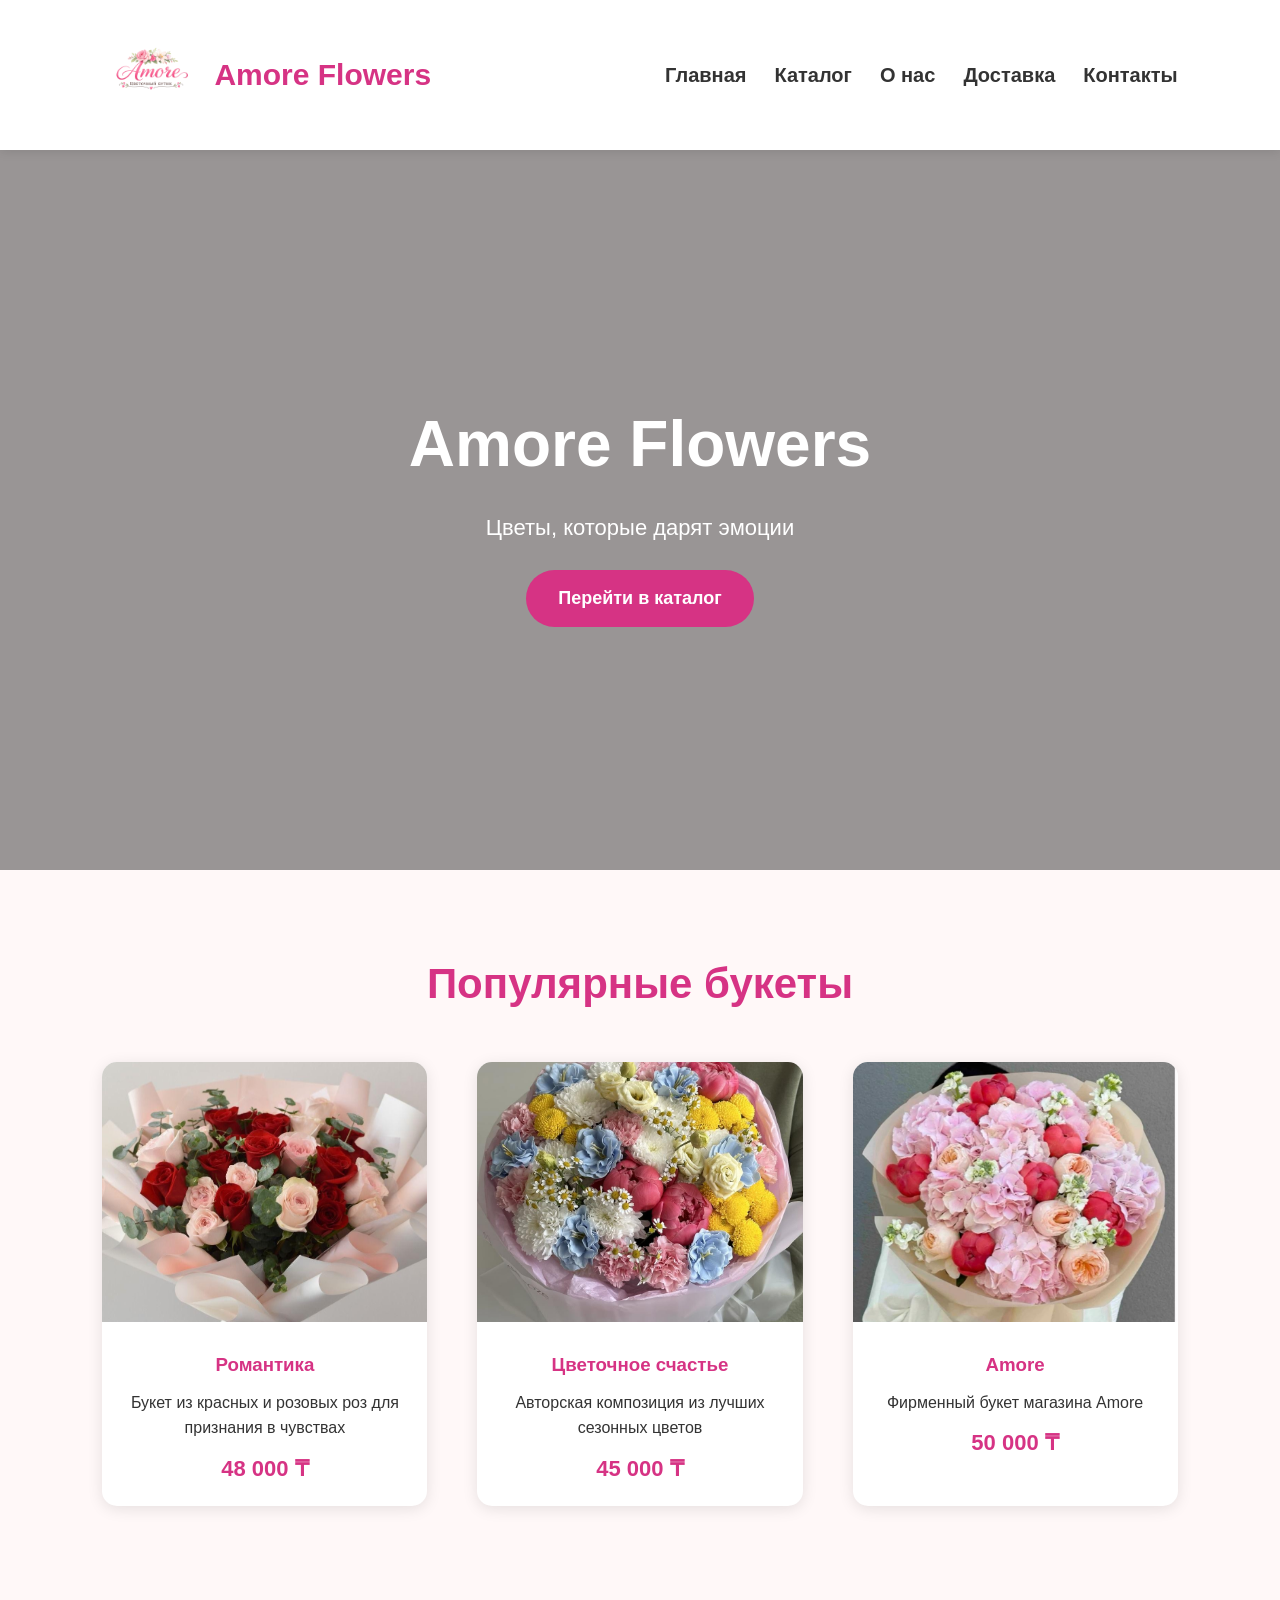
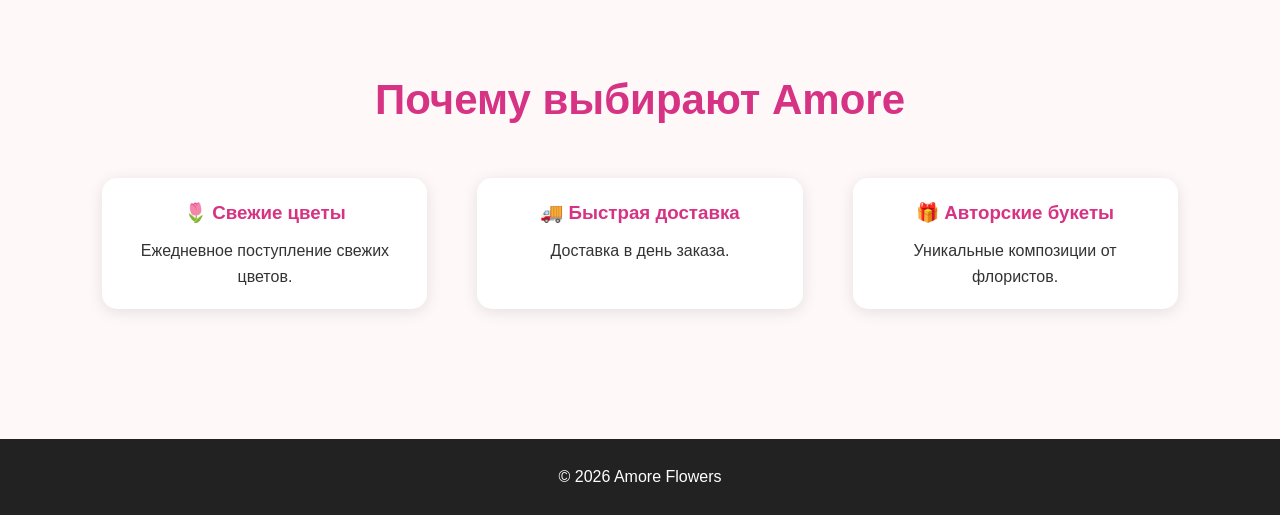
<file: index.html>
<!DOCTYPE html>
<html lang="ru">
<head>
    <meta charset="UTF-8">
    <meta name="viewport" content="width=device-width, initial-scale=1.0">
    <title>Amore Flowers</title>
    <link rel="stylesheet" href="style.css">
</head>
<body>

<header>
    <a href="login.html" class="logo">
    <img src="image/лого.png" alt="Amore Flowers">
    <span>Amore Flowers</span>
</a>
    <nav>
        <a href="index.html">Главная</a>
        <a href="catalog.htm">Каталог</a>
        <a href="about.html">О нас</a>
        <a href="delivery.html">Доставка</a>
        <a href="contacts.html">Контакты</a>
    </nav>
</header>

<section class="hero">
    <h1>Amore Flowers</h1>
    <p>Цветы, которые дарят эмоции</p>
    <a href="catalog.htm" class="btn">Перейти в каталог</a>
</section>

<section class="section">

    <h2 class="title">Популярные букеты</h2>

    <div class="cards">

        <div class="card">
            <img src="image/романтика.jpg" alt="Букет">
            <div class="card-content">
                <h3>Романтика</h3>
                <p>Букет из красных и розовых роз для признания в чувствах</p>
                <p class="price">48 000 ₸</p>
            </div>
        </div>

        <div class="card">
            <img src="image/цветочное счастье.jpg" alt="Букет">
            <div class="card-content">
                <h3>Цветочное счастье</h3>
                <p>Авторская композиция из лучших сезонных цветов</p>
                <p class="price">45 000 ₸</p>
            </div>
        </div>

        <div class="card">
            <img src="image/аморе.jpg" alt="Букет">
            <div class="card-content">
                <h3>Amore</h3>
                <p>Фирменный букет магазина Amore</p>
                <p class="price">50 000 ₸</p>
            </div>
        </div>

    </div>

</section>

<section class="section">

    <h2 class="title">Почему выбирают Amore</h2>

    <div class="cards">

        <div class="card">
            <div class="card-content">
                <h3>🌷 Свежие цветы</h3>
                <p>Ежедневное поступление свежих цветов.</p>
            </div>
        </div>

        <div class="card">
            <div class="card-content">
                <h3>🚚 Быстрая доставка</h3>
                <p>Доставка в день заказа.</p>
            </div>
        </div>

        <div class="card">
            <div class="card-content">
                <h3>🎁 Авторские букеты</h3>
                <p>Уникальные композиции от флористов.</p>
            </div>
        </div>

    </div>

</section>

<footer>
    © 2026 Amore Flowers
</footer>

<script src="script.js"></script>

</body>
</html>
</file>
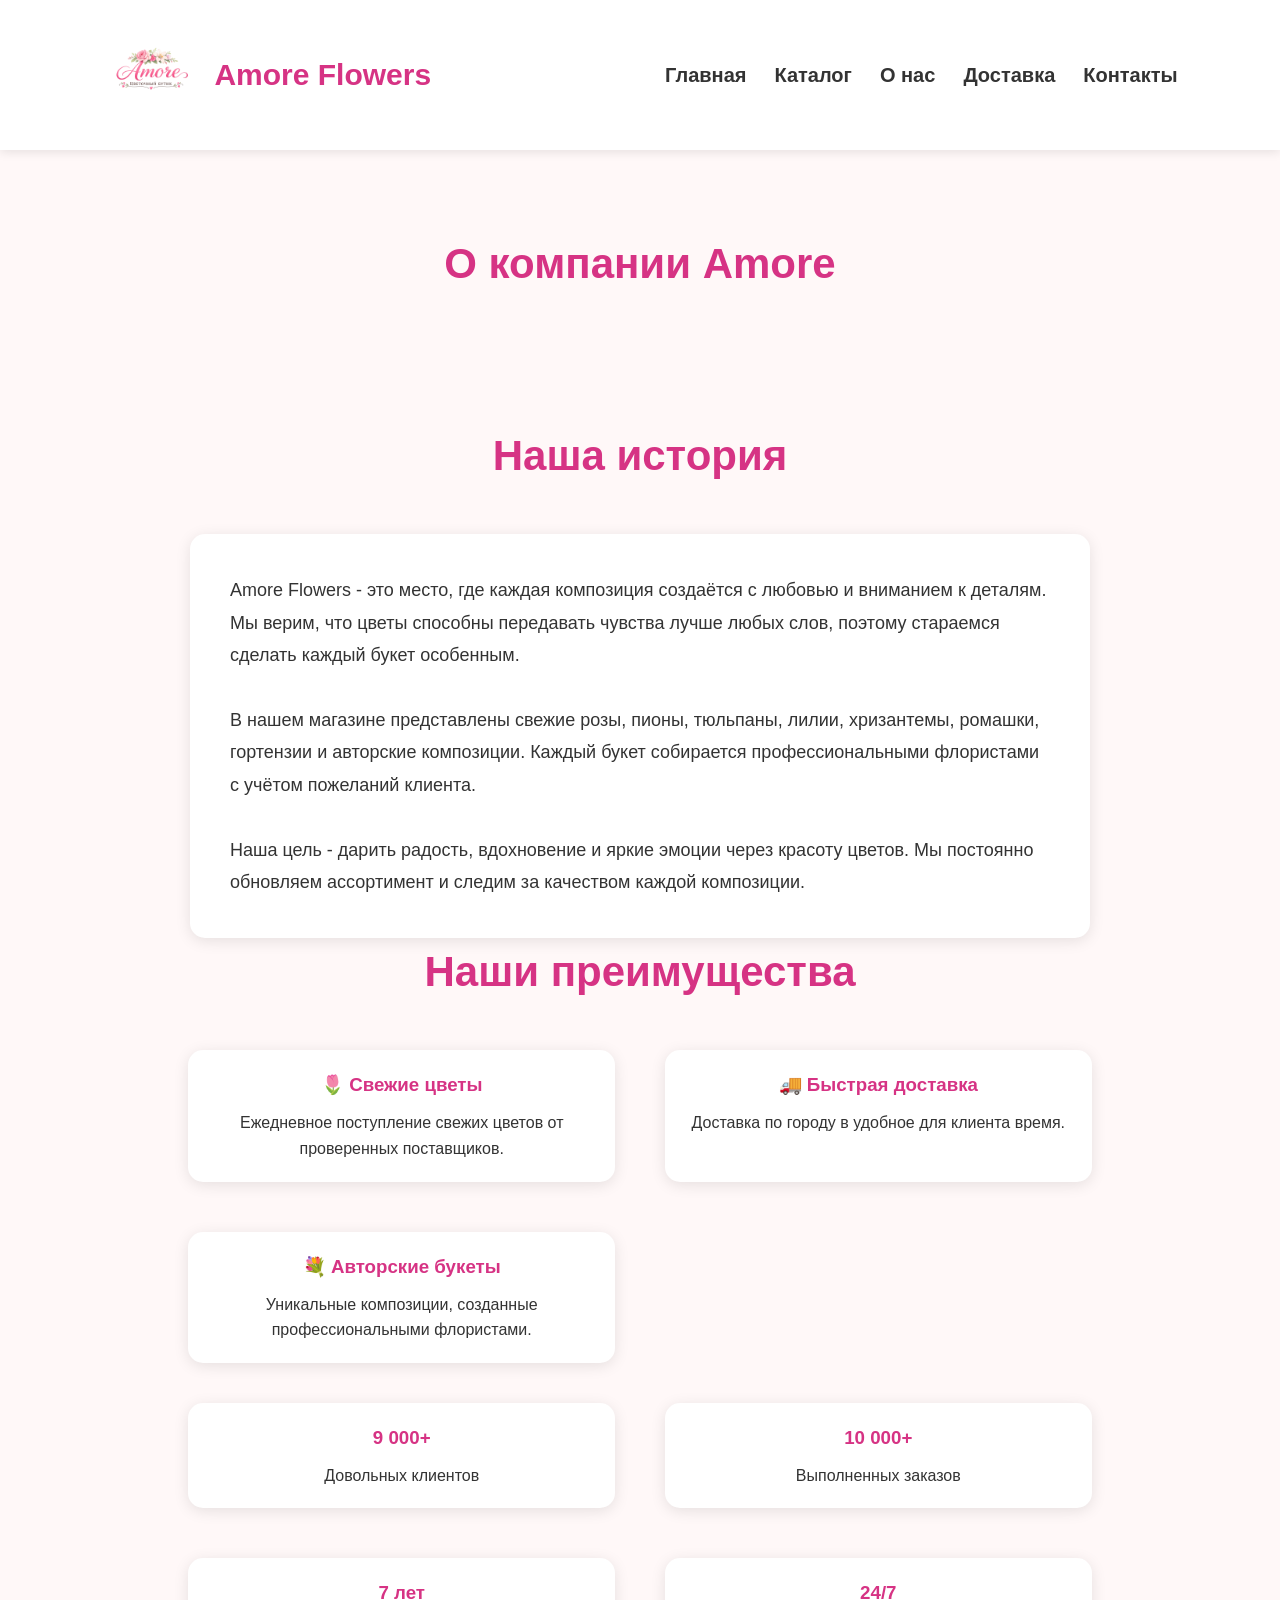
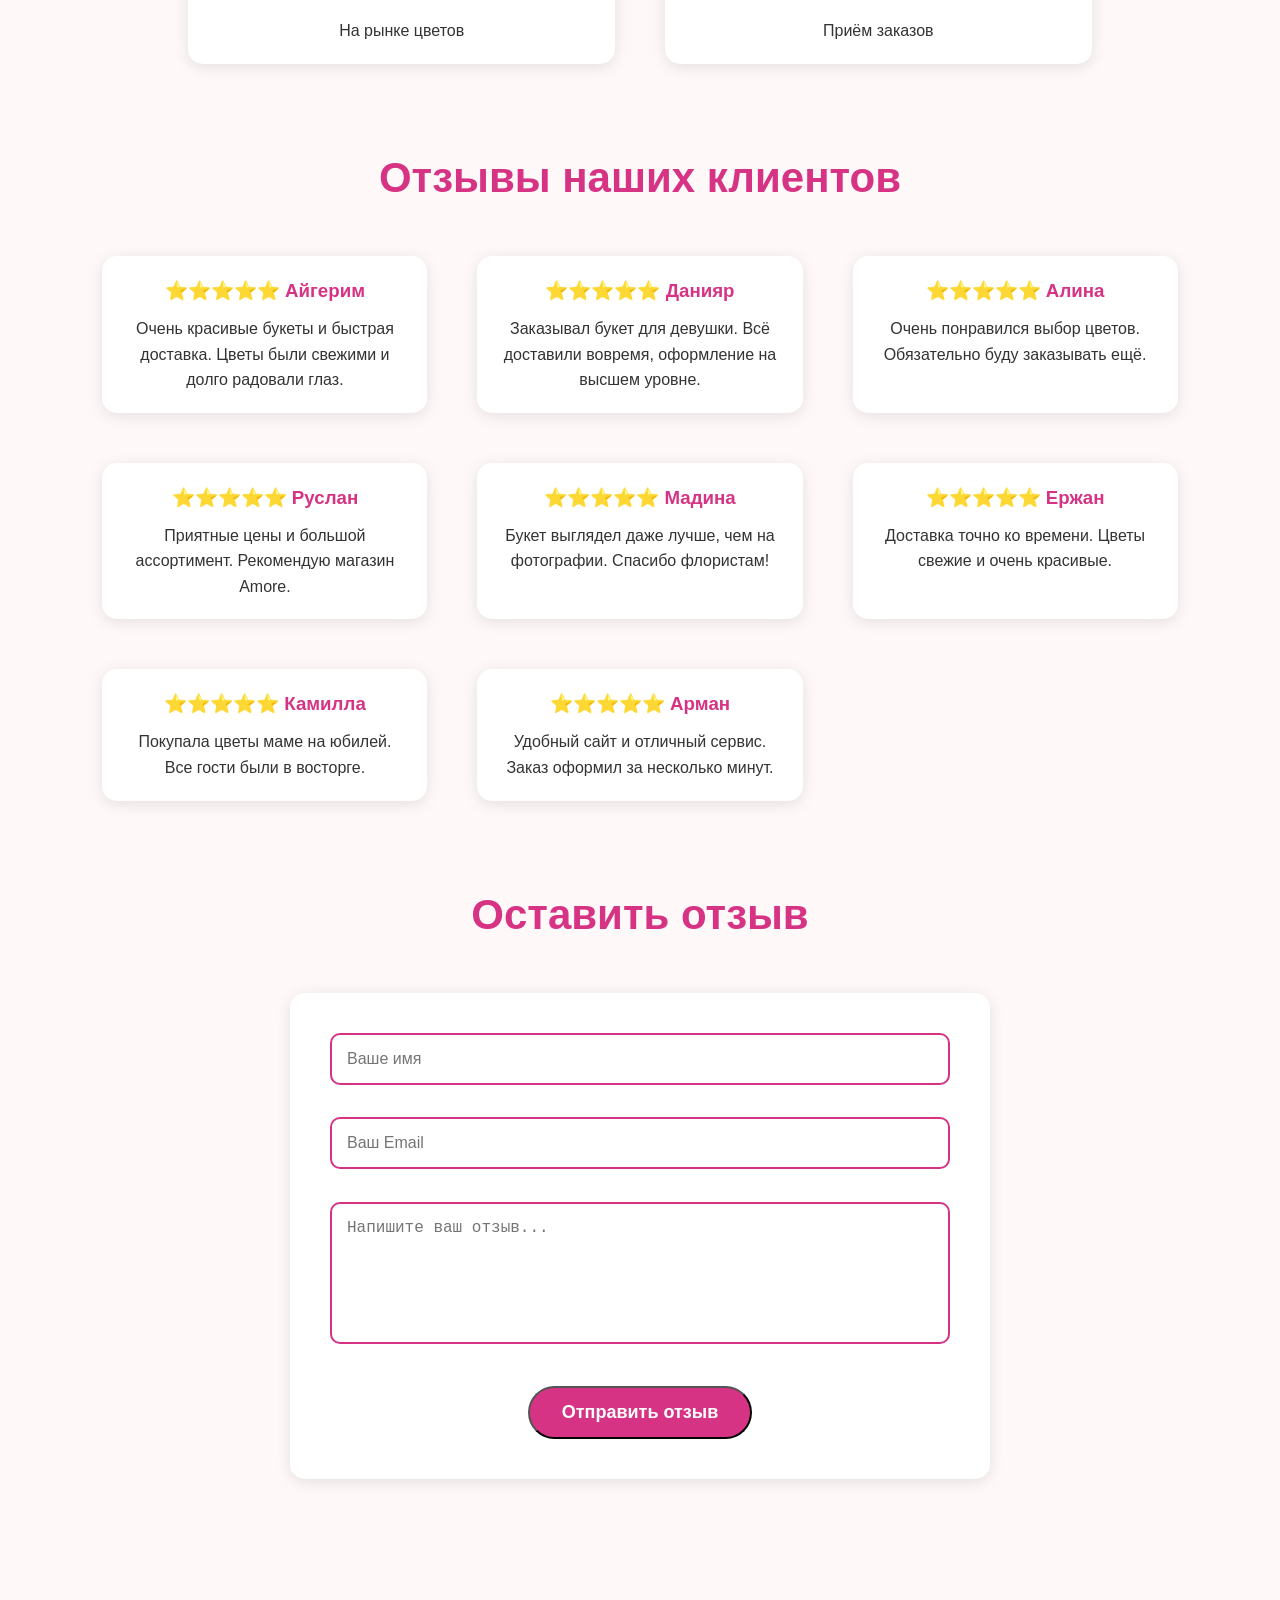
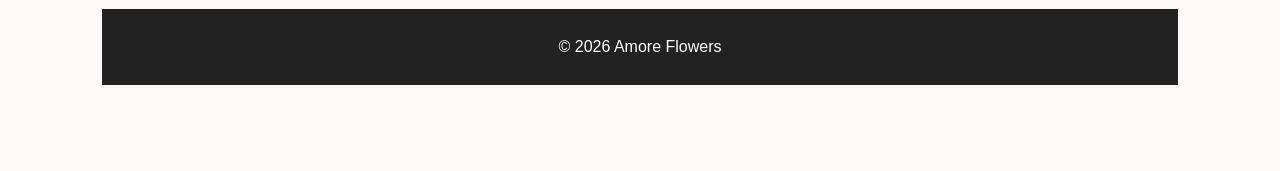
<file: about.html>
<!DOCTYPE html>
<html lang="ru">
<head>
    <meta charset="UTF-8">
    <meta name="viewport" content="width=device-width, initial-scale=1.0">
    <title>О нас | Amore</title>
    <link rel="stylesheet" href="style.css">
</head>
<body>

<header>
    <a href="index.html" class="logo">
    <img src="image/лого.png" alt="Amore Flowers">
    <span>Amore Flowers</span>
</a>

    <nav>
        <a href="index.html">Главная</a>
        <a href="catalog.htm">Каталог</a>
        <a href="about.html">О нас</a>
        <a href="delivery.html">Доставка</a>
        <a href="contacts.html">Контакты</a>
    </nav>
</header>

<section class="section">

    <h2 class="title">О компании Amore</h2>
    <section class="section">

    <h2 class="title">Наша история</h2>

<div class="about">

<p>
Amore Flowers - это место, где каждая композиция создаётся с любовью и вниманием к деталям.
Мы верим, что цветы способны передавать чувства лучше любых слов, поэтому стараемся сделать каждый букет особенным.
</p>

<br>

<p>
В нашем магазине представлены свежие розы, пионы, тюльпаны, лилии, хризантемы, ромашки, гортензии и авторские композиции.
Каждый букет собирается профессиональными флористами с учётом пожеланий клиента.
</p>

<br>

<p>
Наша цель - дарить радость, вдохновение и яркие эмоции через красоту цветов.
Мы постоянно обновляем ассортимент и следим за качеством каждой композиции.
</p>

</div>

<h2 class="title">Наши преимущества</h2>

<div class="cards">

<div class="card">
<div class="card-content">
<h3>🌷 Свежие цветы</h3>
<p>Ежедневное поступление свежих цветов от проверенных поставщиков.</p>
</div>
</div>

<div class="card">
<div class="card-content">
<h3>🚚 Быстрая доставка</h3>
<p>Доставка по городу в удобное для клиента время.</p>
</div>
</div>

<div class="card">
<div class="card-content">
<h3>💐 Авторские букеты</h3>
<p>Уникальные композиции, созданные профессиональными флористами.</p>
</div>
</div>



</div>

    <div class="cards">

        <div class="card">
            <div class="card-content">
                <h3>9 000+</h3>
                <p>Довольных клиентов</p>
            </div>
        </div>

        <div class="card">
            <div class="card-content">
                <h3>10 000+</h3>
                <p>Выполненных заказов</p>
            </div>
        </div>

        <div class="card">
            <div class="card-content">
                <h3>7 лет</h3>
                <p>На рынке цветов</p>
            </div>
        </div>

        <div class="card">
            <div class="card-content">
                <h3>24/7</h3>
                <p>Приём заказов</p>
            </div>
        </div>

    </div>

</section>



  

<h2 class="title">Отзывы наших клиентов</h2>

<div class="cards">

    <div class="card">
        <div class="card-content">
            <h3>⭐⭐⭐⭐⭐ Айгерим</h3>
            <p>Очень красивые букеты и быстрая доставка. Цветы были свежими и долго радовали глаз.</p>
        </div>
    </div>

    <div class="card">
        <div class="card-content">
            <h3>⭐⭐⭐⭐⭐ Данияр</h3>
            <p>Заказывал букет для девушки. Всё доставили вовремя, оформление на высшем уровне.</p>
        </div>
    </div>

    <div class="card">
        <div class="card-content">
            <h3>⭐⭐⭐⭐⭐ Алина</h3>
            <p>Очень понравился выбор цветов. Обязательно буду заказывать ещё.</p>
        </div>
    </div>

    <div class="card">
        <div class="card-content">
            <h3>⭐⭐⭐⭐⭐ Руслан</h3>
            <p>Приятные цены и большой ассортимент. Рекомендую магазин Amore.</p>
        </div>
    </div>

    <div class="card">
        <div class="card-content">
            <h3>⭐⭐⭐⭐⭐ Мадина</h3>
            <p>Букет выглядел даже лучше, чем на фотографии. Спасибо флористам!</p>
        </div>
    </div>

    <div class="card">
        <div class="card-content">
            <h3>⭐⭐⭐⭐⭐ Ержан</h3>
            <p>Доставка точно ко времени. Цветы свежие и очень красивые.</p>
        </div>
    </div>

    <div class="card">
        <div class="card-content">
            <h3>⭐⭐⭐⭐⭐ Камилла</h3>
            <p>Покупала цветы маме на юбилей. Все гости были в восторге.</p>
        </div>
    </div>

    <div class="card">
        <div class="card-content">
            <h3>⭐⭐⭐⭐⭐ Арман</h3>
            <p>Удобный сайт и отличный сервис. Заказ оформил за несколько минут.</p>
        </div>
    </div>

</div>

<section class="section">

    <h2 class="title">Оставить отзыв</h2>

    <div class="contacts">

        <form>

            <input type="text"
                   placeholder="Ваше имя"
                   required>

            <br><br>

            <input type="email"
                   placeholder="Ваш Email"
                   required>

            <br><br>

            <textarea
                placeholder="Напишите ваш отзыв..."
                rows="6"
                required></textarea>

            <br><br>

            <button type="submit" class="btn">
                Отправить отзыв
            </button>

        </form>

    </div>

</section>

    


<footer>
    © 2026 Amore Flowers
</footer>

<script src="script.js"></script>

</body>
</html>
</file>
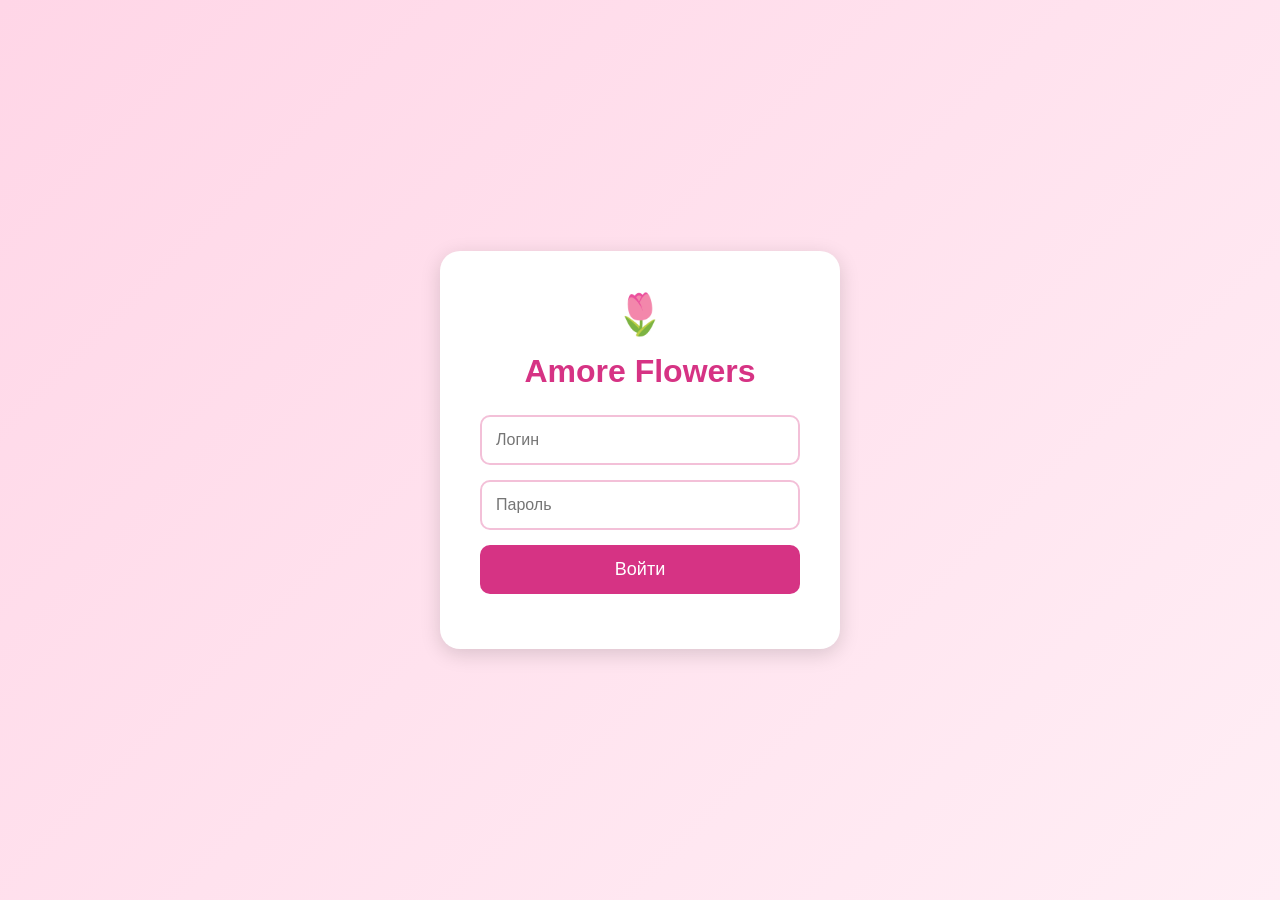
<file: admin.html>
<!DOCTYPE html>
<html lang="ru">
<head>
<meta charset="UTF-8">
<meta name="viewport" content="width=device-width, initial-scale=1.0">
<title>Админ-панель | Amore Flowers</title>
<link rel="stylesheet" href="style.css">

<style>
.admin-container{
    max-width:1200px;
    margin:80px auto;
    padding:20px;
}

.admin-title{
    text-align:center;
    color:#d63384;
    margin-bottom:40px;
}

.admin-cards{
    display:grid;
    grid-template-columns:repeat(auto-fit,minmax(250px,1fr));
    gap:30px;
}

.admin-card{
    background:white;
    padding:25px;
    border-radius:15px;
    box-shadow:0 4px 15px rgba(0,0,0,0.1);
    text-align:center;
}

.admin-card h3{
    color:#d63384;
    margin-bottom:10px;
}

.admin-card button,
.admin-section button,
.admin-form button{
    margin-top:15px;
    padding:10px 20px;
    border:none;
    background:#d63384;
    color:white;
    border-radius:8px;
    cursor:pointer;
    font-weight:bold;
}

.admin-card button:hover,
.admin-section button:hover,
.admin-form button:hover{
    background:#b8226c;
}

.admin-section{
    background:white;
    margin-top:40px;
    padding:30px;
    border-radius:15px;
    box-shadow:0 4px 15px rgba(0,0,0,0.1);
}

.admin-section h2{
    color:#d63384;
    margin-bottom:20px;
    text-align:center;
}

.admin-table{
    width:100%;
    border-collapse:collapse;
    margin-top:20px;
}

.admin-table th,
.admin-table td{
    border:1px solid #ddd;
    padding:15px;
    text-align:center;
}

.admin-table th{
    background:#d63384;
    color:white;
}

.admin-form{
    background:white;
    margin-top:40px;
    padding:30px;
    border-radius:15px;
    box-shadow:0 4px 15px rgba(0,0,0,0.1);
}

.admin-form h2{
    color:#d63384;
    margin-bottom:20px;
    text-align:center;
}

.admin-form input,
.admin-form textarea,
.admin-form select{
    width:100%;
    padding:12px;
    margin-bottom:15px;
    border:1px solid #ddd;
    border-radius:8px;
    font-size:16px;
    outline:none;
}
</style>
</head>

<body>

    <script>

let access = sessionStorage.getItem("admin");

if(access !== "true"){
    window.location.href = "login.html";
}

</script>

<header>
    <a href="index.html" class="logo">
        <img src="image/лого.png" alt="Amore Flowers">
        <span>Amore Flowers</span>
    </a>

    <nav>
        <a href="index.html">Главная</a>
        <a href="catalog.html">Каталог</a>
        <a href="about.html">О нас</a>
        <a href="delivery.html">Доставка</a>
        <a href="contacts.html">Контакты</a>
        <a href="admin.html">Админ</a>
    </nav>
</header>

<button onclick="logout()" class="logout-btn">
    Выйти
</button>

<div class="admin-container">

    <h1 class="admin-title">Административная панель</h1>

    <div class="admin-cards">

        <div class="admin-card">
            <h3>🌹 Цветы</h3>
            <p>Управление товарами каталога</p>
            <button onclick="showSection('flowers')">Открыть</button>
        </div>

        <div class="admin-card">
            <h3>💐 Букеты</h3>
            <p>Авторские композиции</p>
            <button onclick="showSection('bouquets')">Открыть</button>
        </div>

        <div class="admin-card">
            <h3>📦 Заказы</h3>
            <p>Просмотр заказов клиентов</p>
            <button onclick="showSection('orders')">Открыть</button>
        </div>

        <div class="admin-card">
            <h3>👥 Клиенты</h3>
            <p>Информация о клиентах</p>
            <button onclick="showSection('clients')">Открыть</button>
        </div>

    </div>

    <div id="flowers" class="admin-section" style="display:none;">
        <h2>Управление цветами</h2>

        <table class="admin-table">
            <tr>
                <th>Название</th>
                <th>Категория</th>
                <th>Цена</th>
                <th>Действие</th>
            </tr>

            <tr>
                <td>Красные розы</td>
                <td>Розы</td>
                <td>22 000 ₸</td>
                <td><button onclick="deleteRow(this)">Удалить</button></td>
            </tr>

            <tr>
                <td>Белые тюльпаны</td>
                <td>Тюльпаны</td>
                <td>10 500 ₸</td>
                <td><button onclick="deleteRow(this)">Удалить</button></td>
            </tr>

            <tr>
                <td>Розовые пионы</td>
                <td>Пионы</td>
                <td>23 000 ₸</td>
                <td><button onclick="deleteRow(this)">Удалить</button></td>
            </tr>

            <tr>
                <td>Белые хризантемы</td>
                <td>Хризантемы</td>
                <td>13 000 ₸</td>
                <td><button onclick="deleteRow(this)">Удалить</button></td>
            </tr>
        </table>
    </div>

    <div id="bouquets" class="admin-section" style="display:none;">
        <h2>Авторские букеты</h2>

        <table class="admin-table">
            <tr>
                <th>Название букета</th>
                <th>Состав</th>
                <th>Цена</th>
                <th>Действие</th>
            </tr>

            <tr>
                <td>Нежность</td>
                <td>Розы, хризантемы, гортензия</td>
                <td>25 000 ₸</td>
                <td><button onclick="deleteRow(this)">Удалить</button></td>
            </tr>

            <tr>
                <td>Солнечный день</td>
                <td>Подсолнухи, ромашки</td>
                <td>24 000 ₸</td>
                <td><button onclick="deleteRow(this)">Удалить</button></td>
            </tr>

            <tr>
                <td>Премиум букет</td>
                <td>Розы, пионы, гортензии</td>
                <td>40 000 ₸</td>
                <td><button onclick="deleteRow(this)">Удалить</button></td>
            </tr>
        </table>
    </div>

    <div id="orders" class="admin-section" style="display:none;">
        <h2>Заказы</h2>

        <table class="admin-table">
            <tr>
                <th>№</th>
                <th>Клиент</th>
                <th>Товар</th>
                <th>Сумма</th>
                <th>Статус</th>
                <th>Действие</th>
            </tr>

            <tr>
                <td>001</td>
                <td>Айгерим</td>
                <td>Букет «Нежность»</td>
                <td>25 000 ₸</td>
                <td>В обработке</td>
                <td><button onclick="changeStatus(this)">Изменить статус</button></td>
            </tr>

            <tr>
                <td>002</td>
                <td>Данияр</td>
                <td>Красные розы</td>
                <td>22 000 ₸</td>
                <td>Доставлен</td>
                <td><button onclick="changeStatus(this)">Изменить статус</button></td>
            </tr>

            <tr>
                <td>003</td>
                <td>Мадина</td>
                <td>Белые лилии</td>
                <td>21 000 ₸</td>
                <td>В пути</td>
                <td><button onclick="changeStatus(this)">Изменить статус</button></td>
            </tr>
        </table>
    </div>

    <div id="clients" class="admin-section" style="display:none;">
        <h2>Клиенты</h2>

        <table class="admin-table">
            <tr>
                <th>Имя</th>
                <th>Телефон</th>
                <th>Email</th>
                <th>Количество заказов</th>
            </tr>

            <tr>
                <td>Айгерим</td>
                <td>+7 701 111 22 33</td>
                <td>aigerim@mail.kz</td>
                <td>3</td>
            </tr>

            <tr>
                <td>Данияр</td>
                <td>+7 702 444 55 66</td>
                <td>daniyar@mail.kz</td>
                <td>1</td>
            </tr>

            <tr>
                <td>Мадина</td>
                <td>+7 777 888 99 00</td>
                <td>madina@mail.kz</td>
                <td>5</td>
            </tr>
        </table>
    </div>

    <div class="admin-form">

        <h2>Добавить новый товар</h2>

        <input type="text" id="productName" placeholder="Название товара">

        <select id="productCategory">
            <option value="Розы">Розы</option>
            <option value="Тюльпаны">Тюльпаны</option>
            <option value="Пионы">Пионы</option>
            <option value="Лилии">Лилии</option>
            <option value="Хризантемы">Хризантемы</option>
            <option value="Букеты">Авторские букеты</option>
        </select>

        <input type="text" id="productPrice" placeholder="Цена">

        <input type="text" id="productImage" placeholder="Путь к изображению">

        <textarea id="productDescription" rows="5" placeholder="Описание товара"></textarea>

        <button onclick="addProduct()">Добавить товар</button>

    </div>

</div>

<footer>
    © 2026 Amore Flowers. Все права защищены.
</footer>

<script>
function showSection(id){
    let sections = document.querySelectorAll(".admin-section");

    sections.forEach(function(section){
        section.style.display = "none";
    });

    document.getElementById(id).style.display = "block";
}

function deleteRow(button){
    button.parentElement.parentElement.remove();
}

function changeStatus(button){
    let statusCell = button.parentElement.previousElementSibling;

    if(statusCell.textContent === "В обработке"){
        statusCell.textContent = "В пути";
    }else if(statusCell.textContent === "В пути"){
        statusCell.textContent = "Доставлен";
    }else{
        statusCell.textContent = "В обработке";
    }
}

function addProduct(){
    let name = document.getElementById("productName").value;
    let category = document.getElementById("productCategory").value;
    let price = document.getElementById("productPrice").value;

    if(name === "" || price === ""){
        alert("Заполните название и цену товара");
        return;
    }

    let table = document.querySelector("#flowers table");

    let newRow = table.insertRow(-1);

    newRow.innerHTML = `
        <td>${name}</td>
        <td>${category}</td>
        <td>${price}</td>
        <td><button onclick="deleteRow(this)">Удалить</button></td>
    `;

    document.getElementById("productName").value = "";
    document.getElementById("productPrice").value = "";
    document.getElementById("productImage").value = "";
    document.getElementById("productDescription").value = "";

    showSection("flowers");

    alert("Товар добавлен в таблицу");
}
</script>

<script>

function logout(){

    sessionStorage.removeItem("admin");

    window.location.href = "login.html";

}

</script>

</body>
</html>
</file>
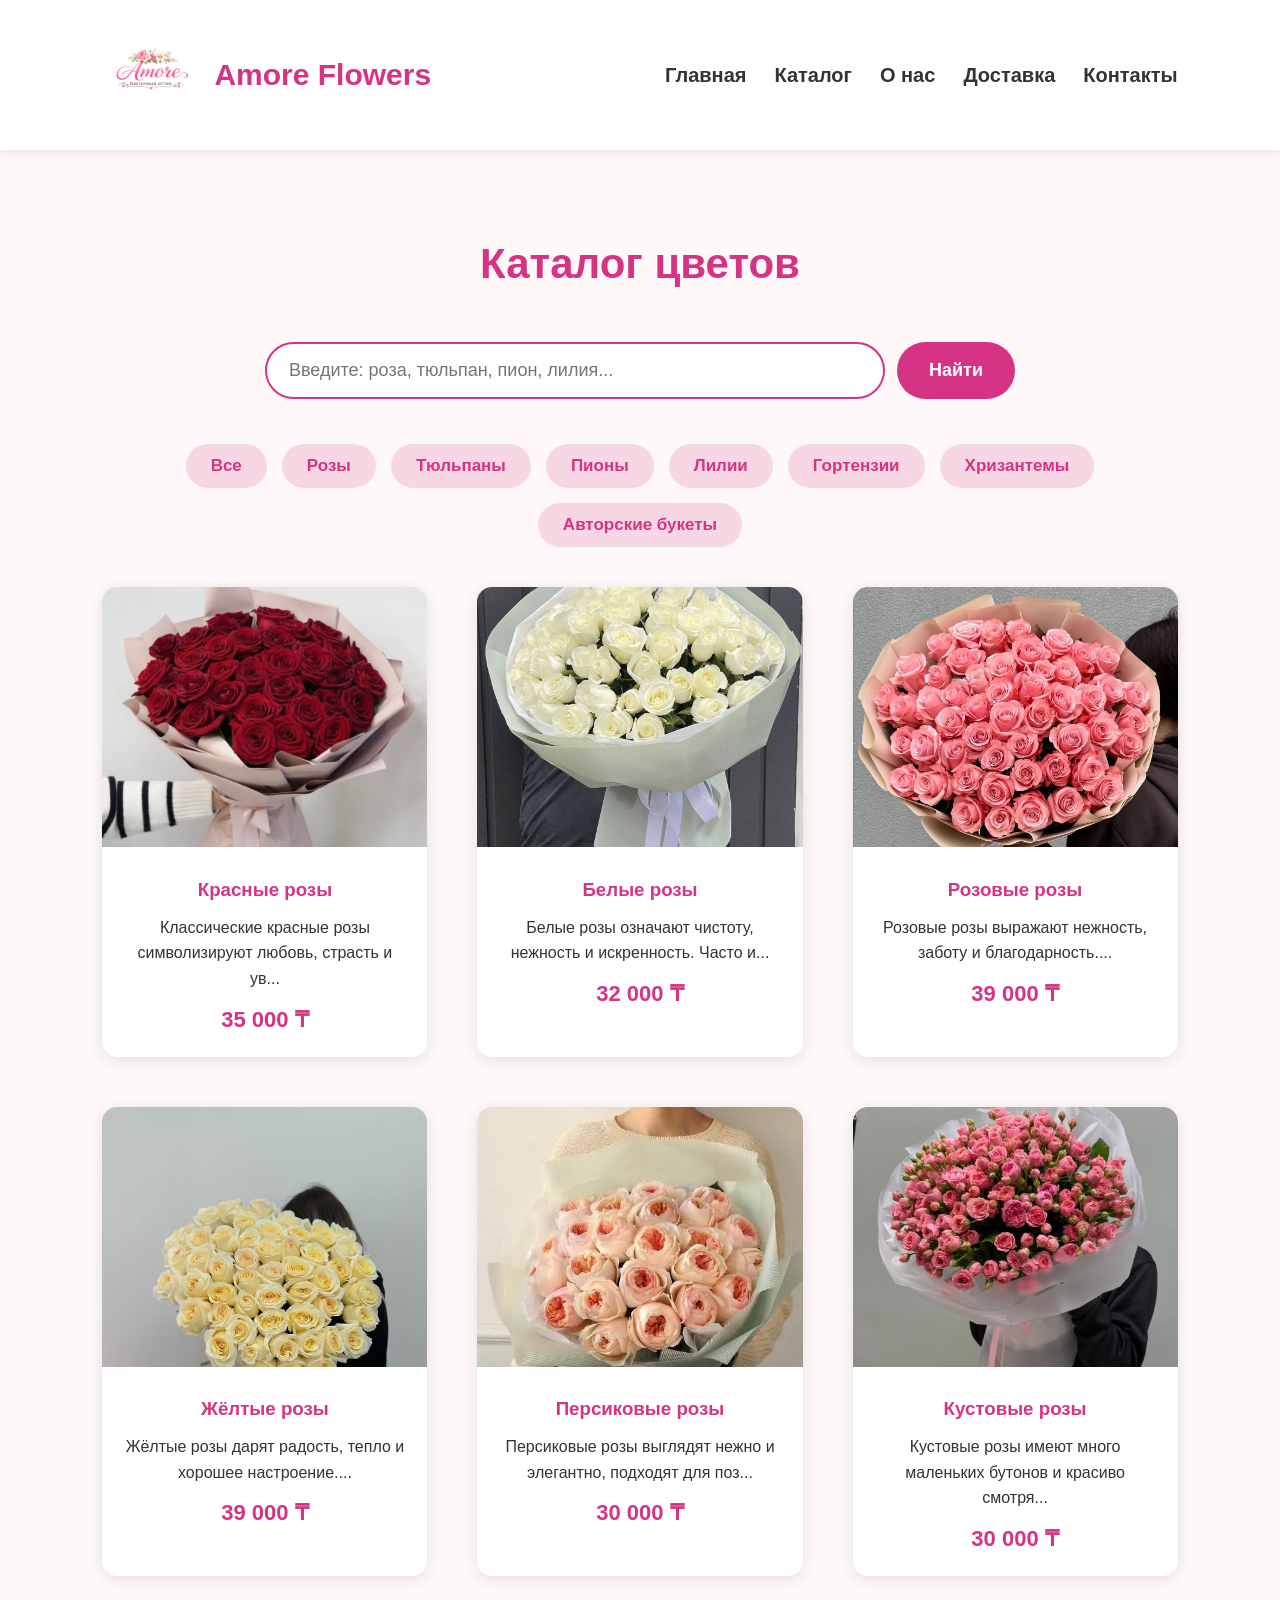
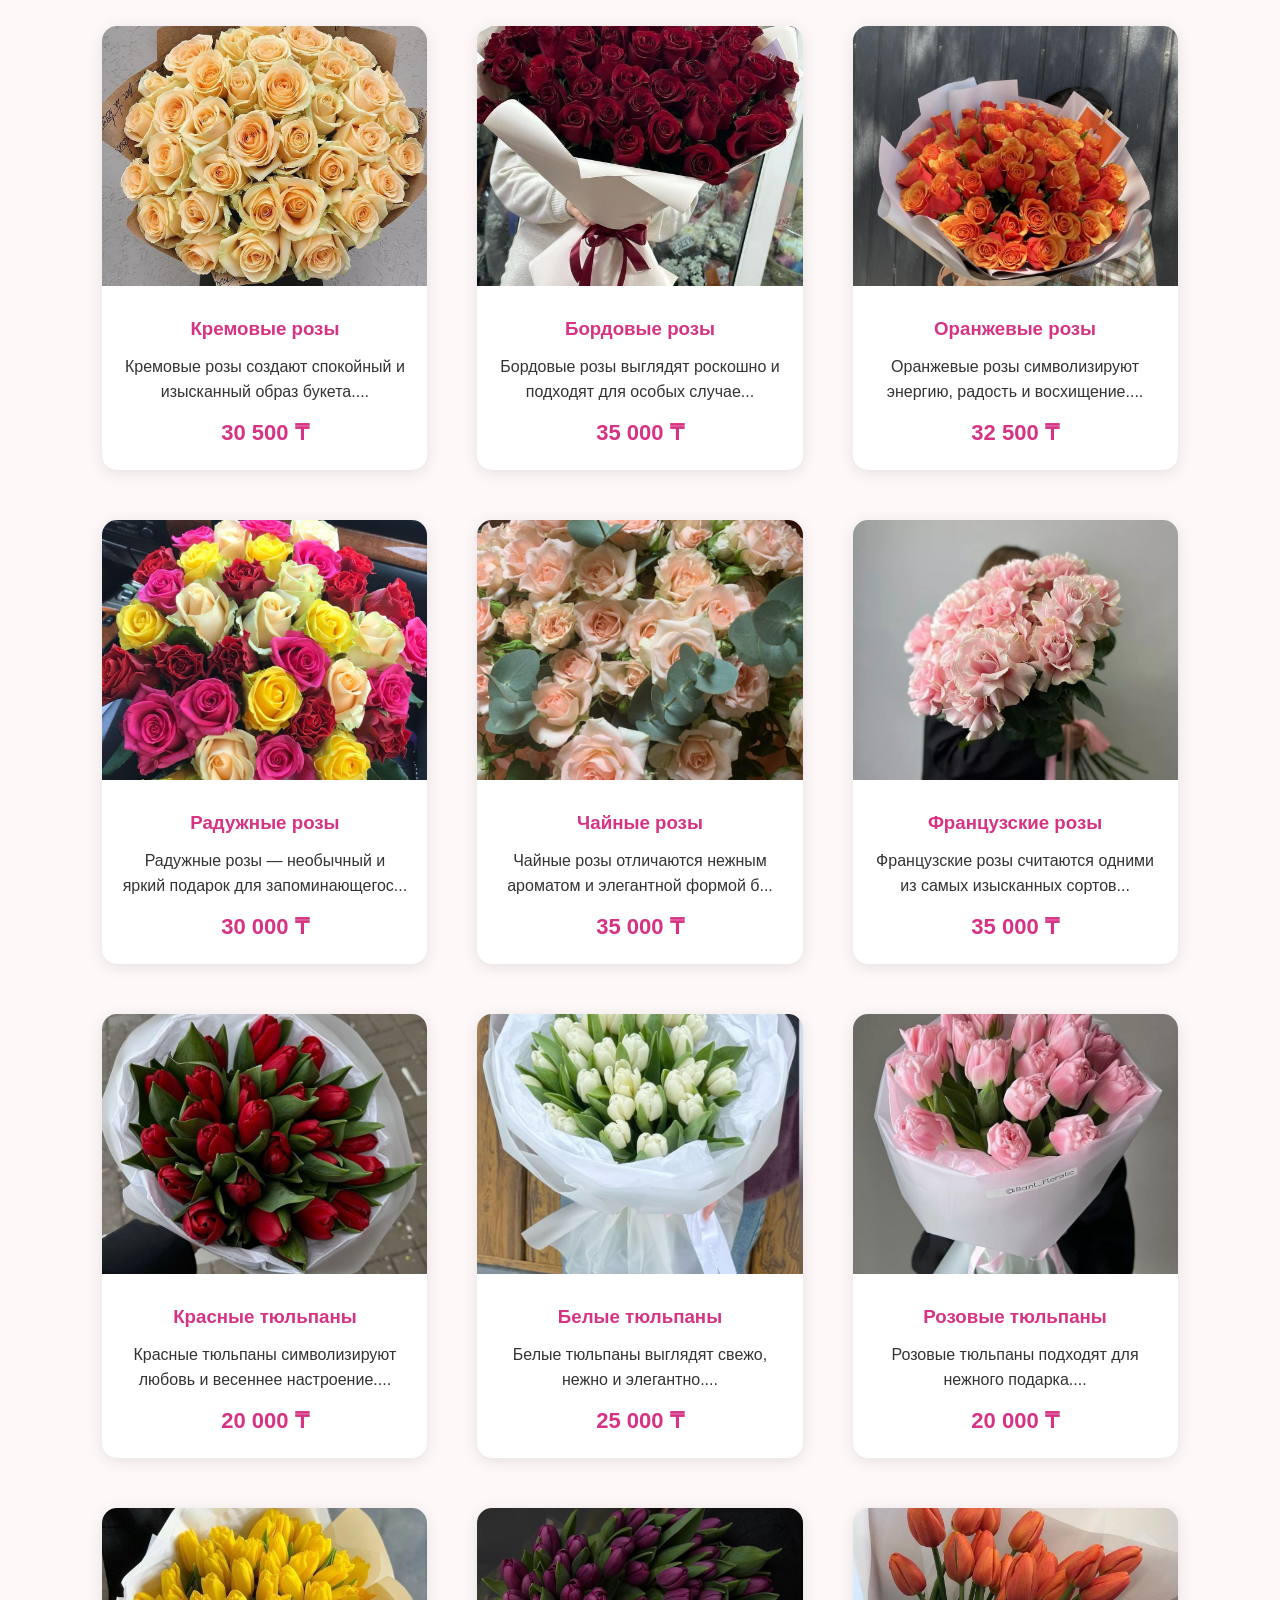
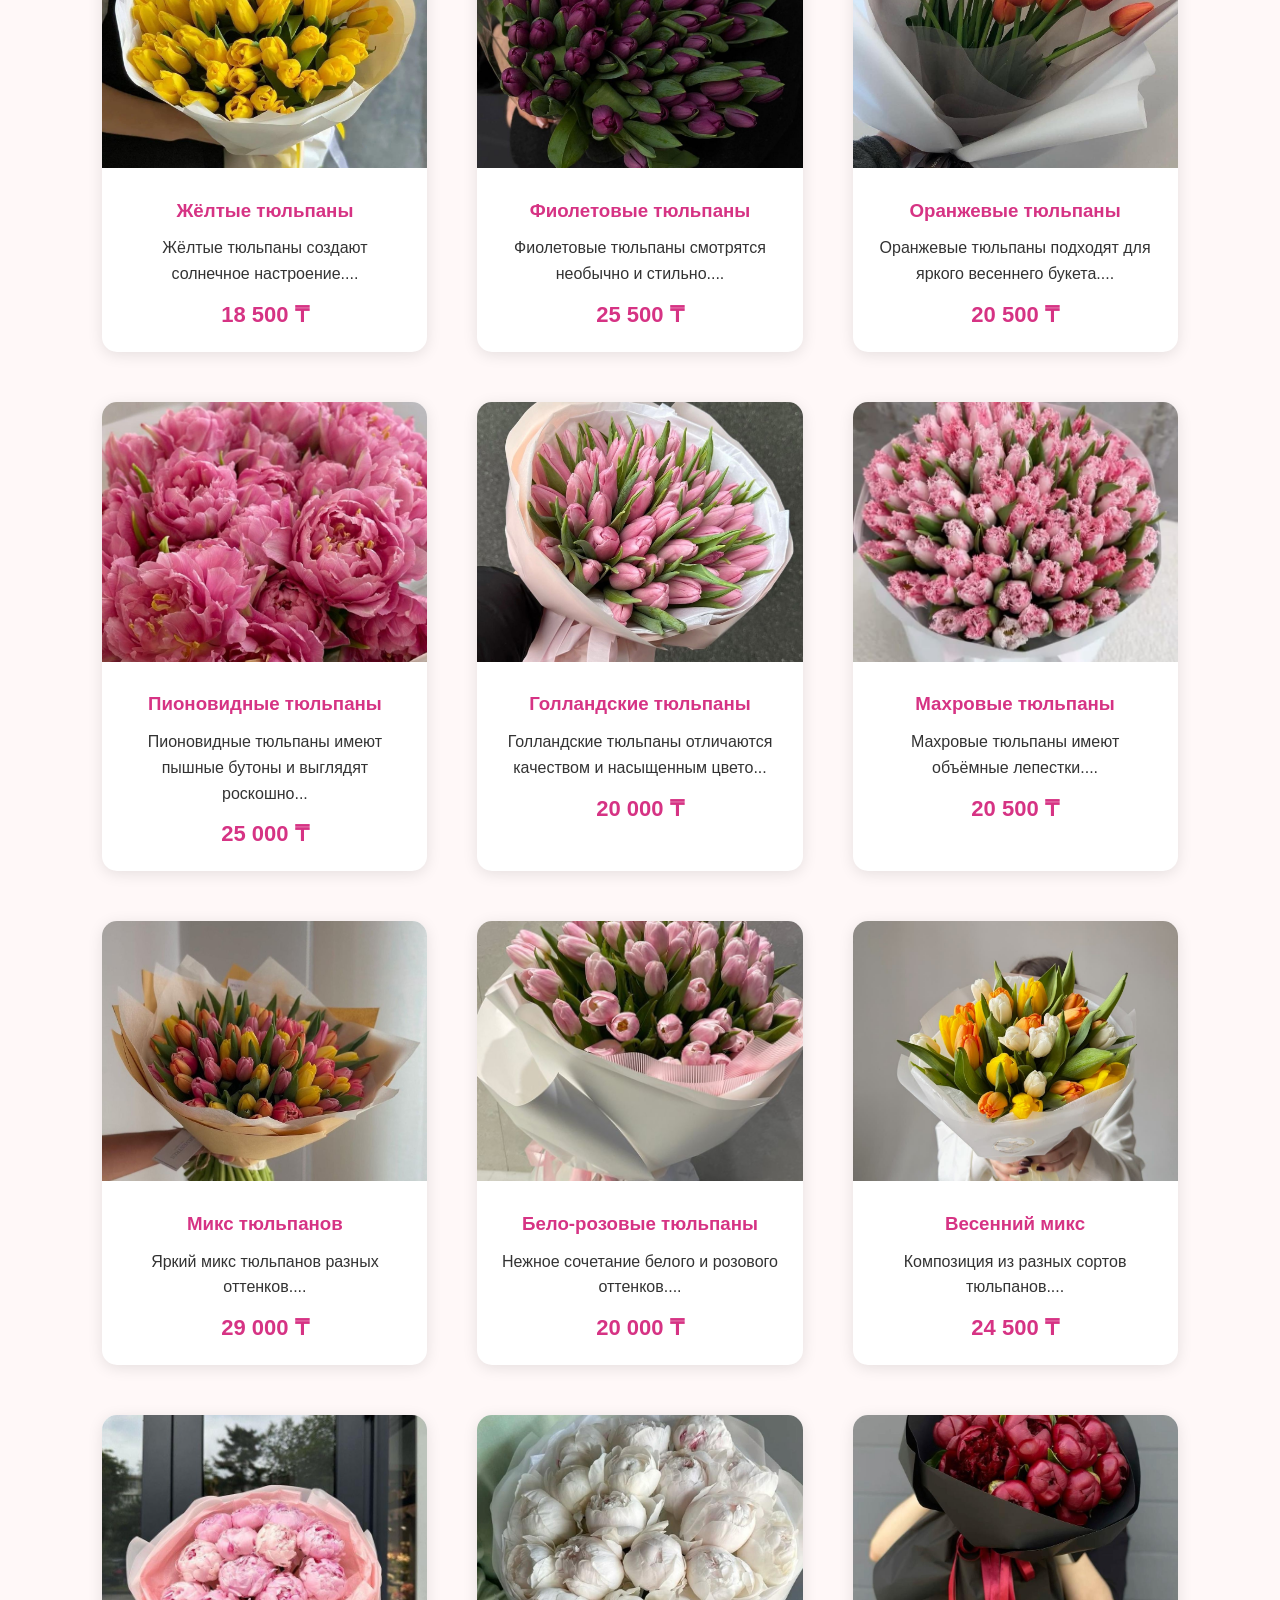
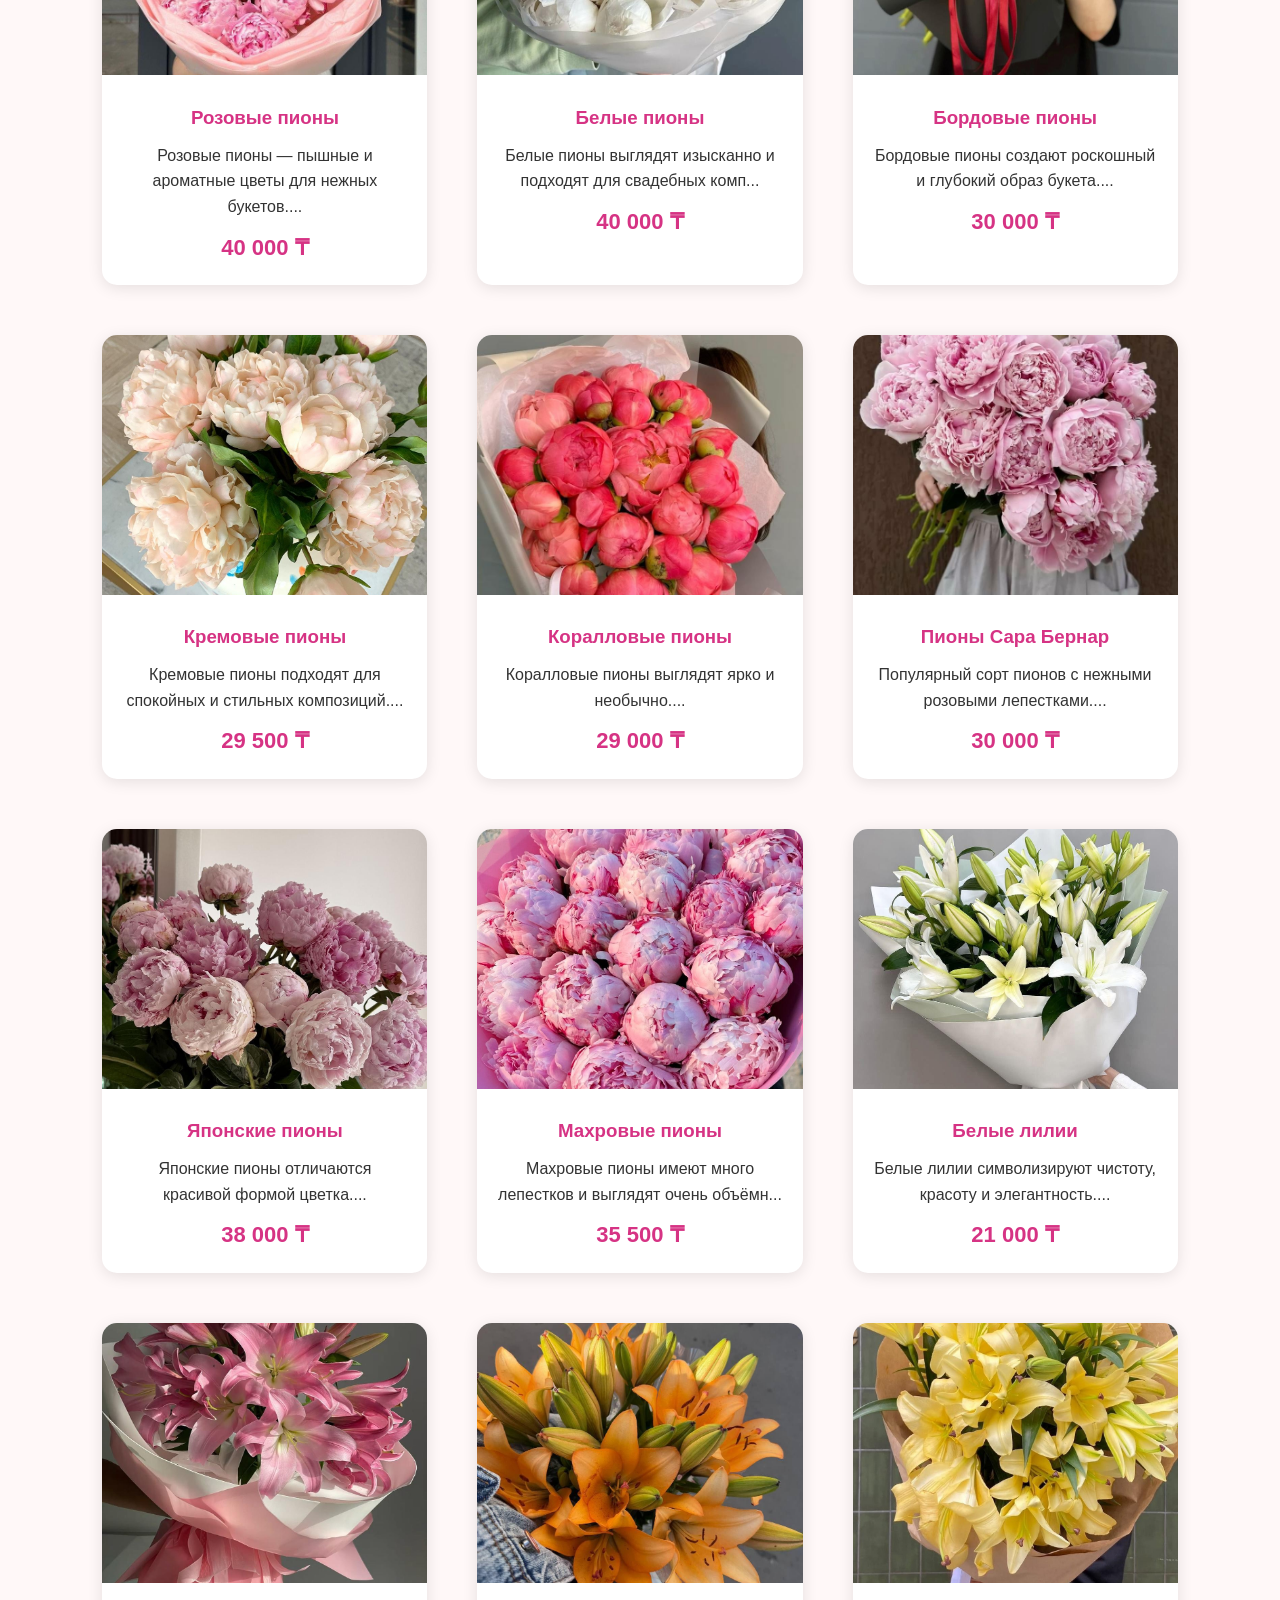
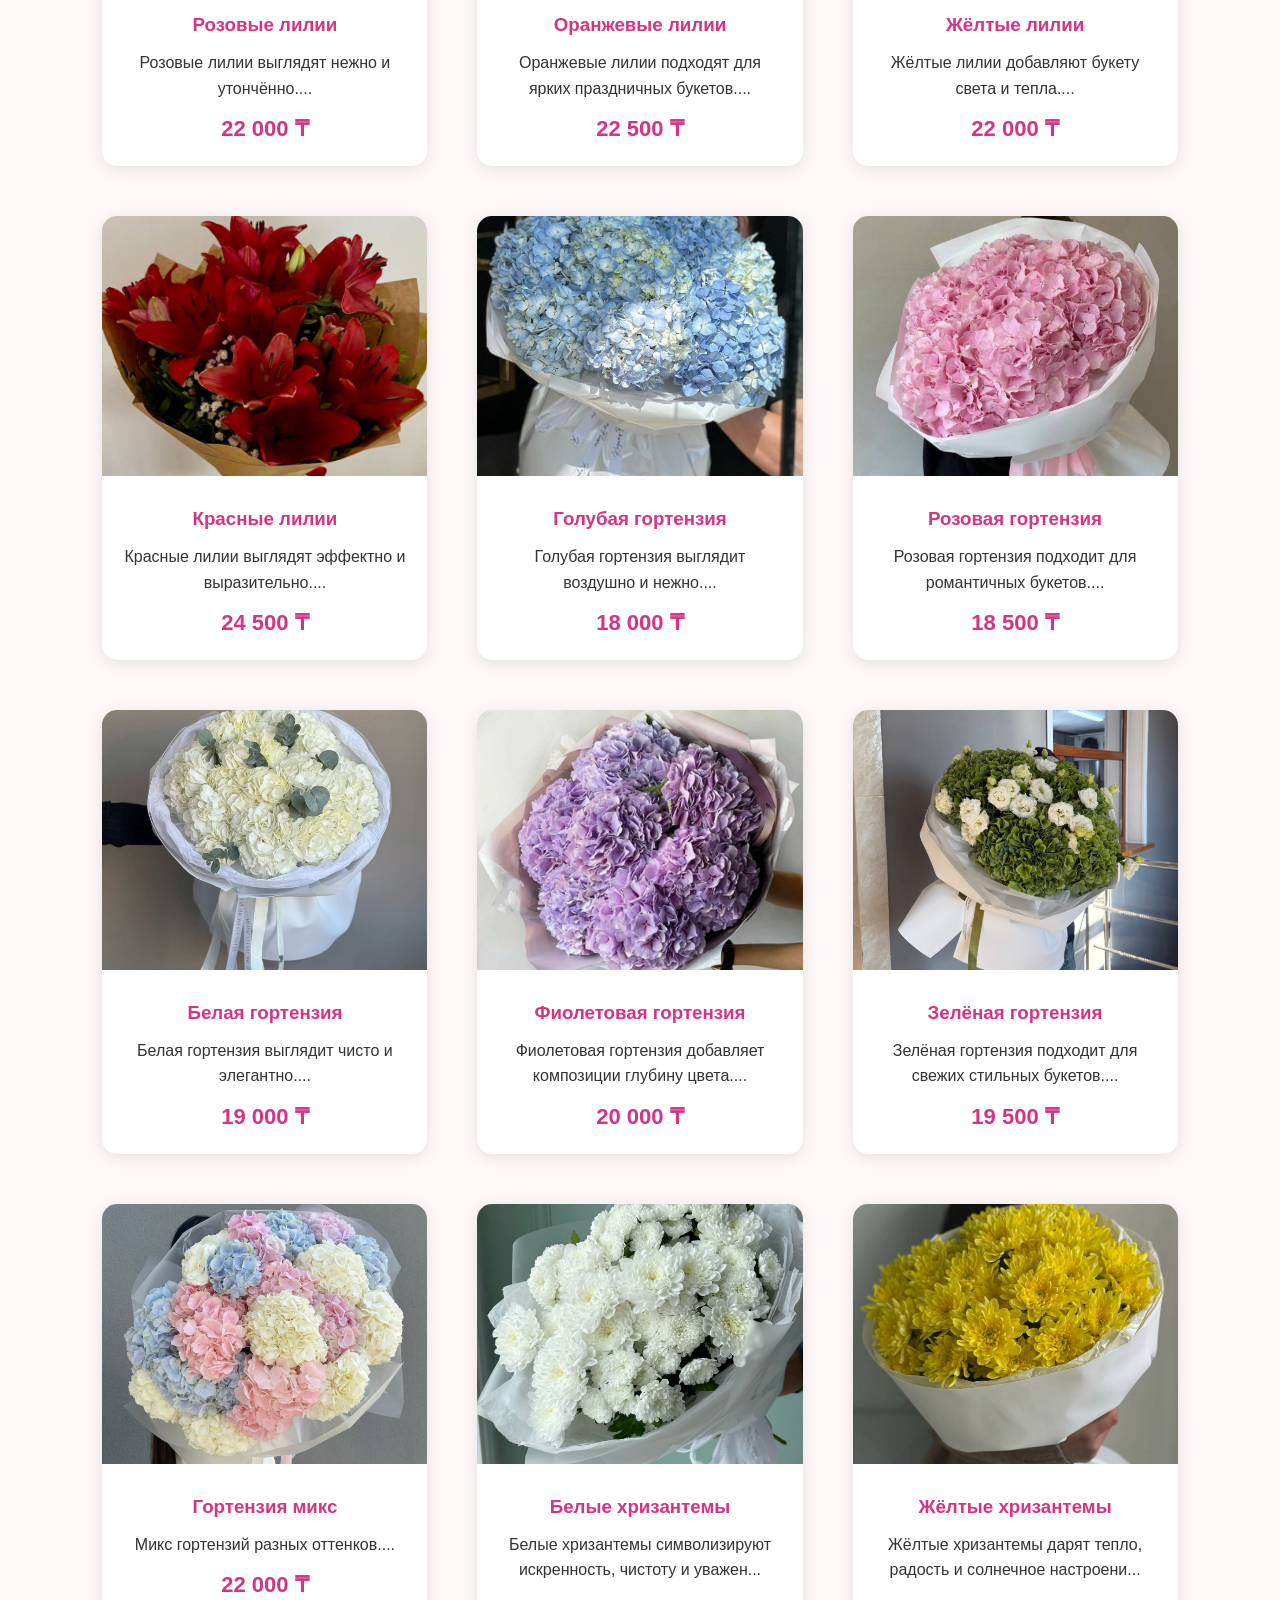
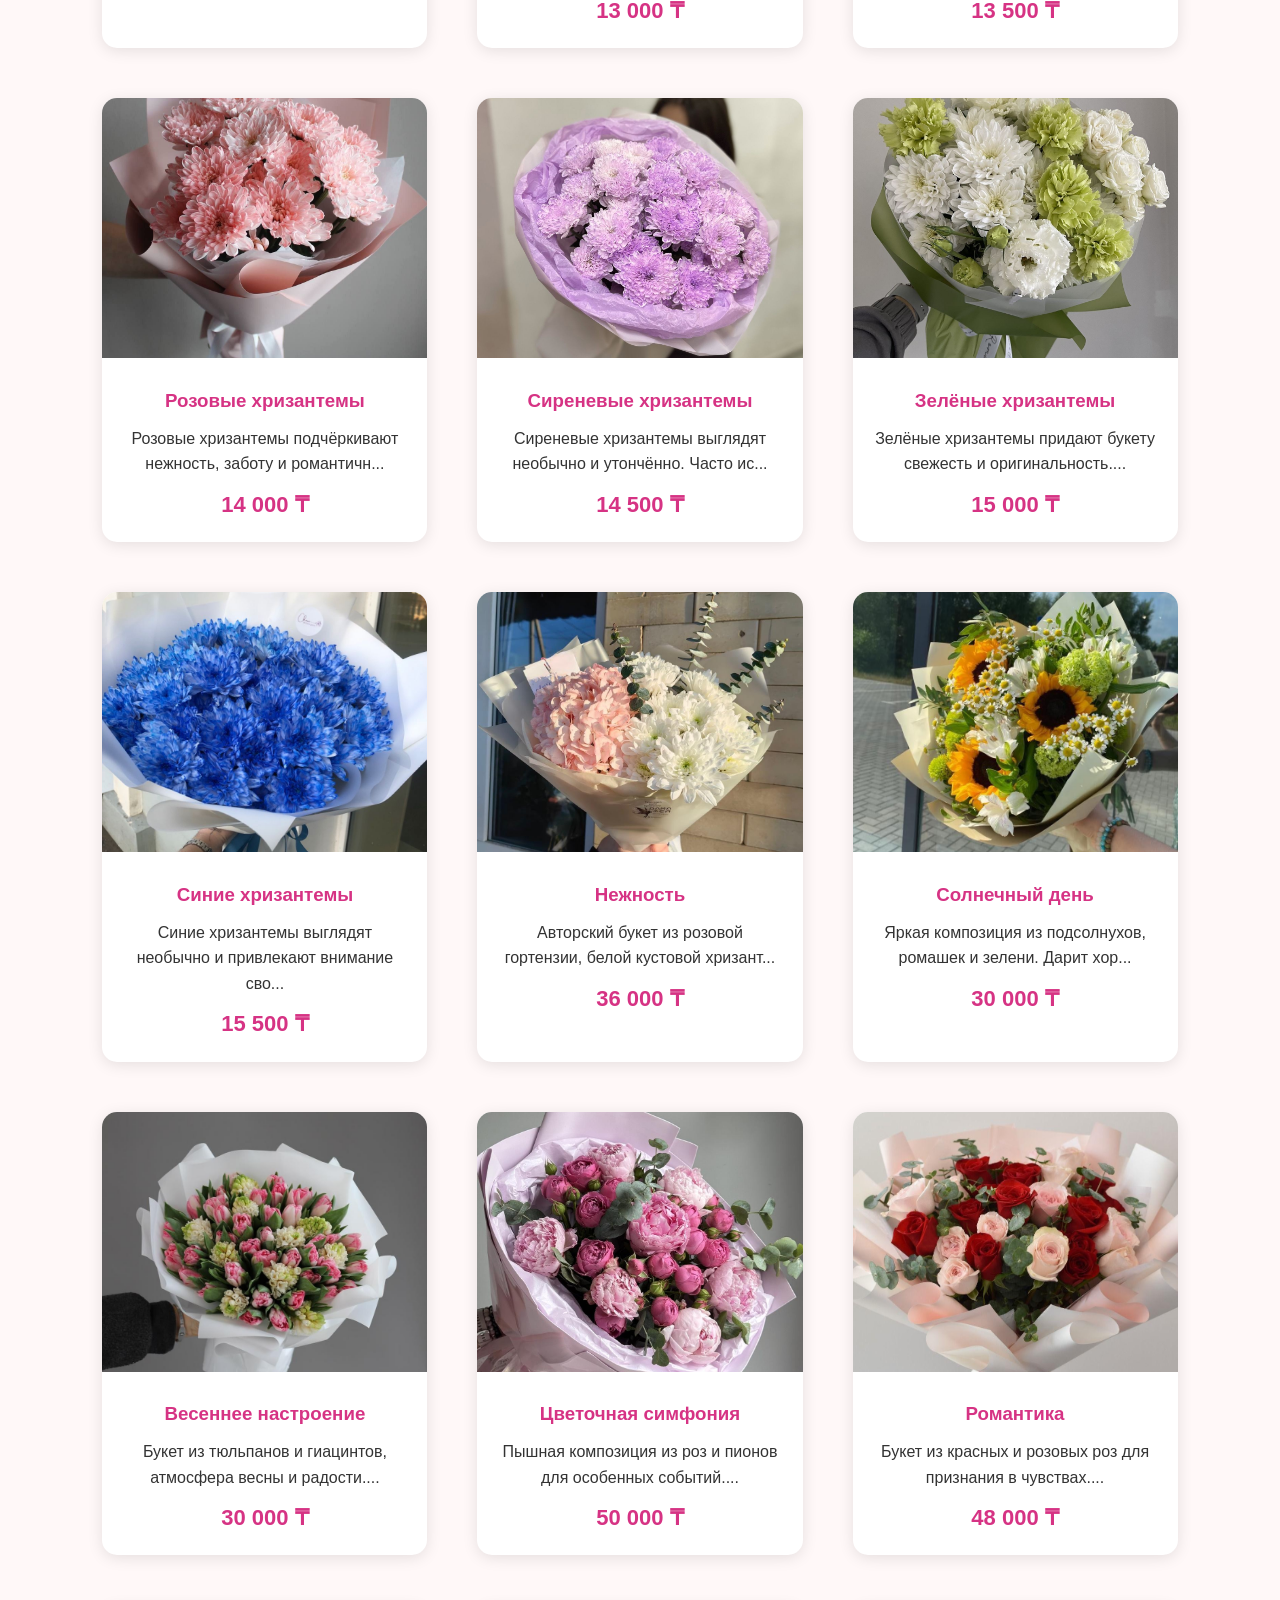
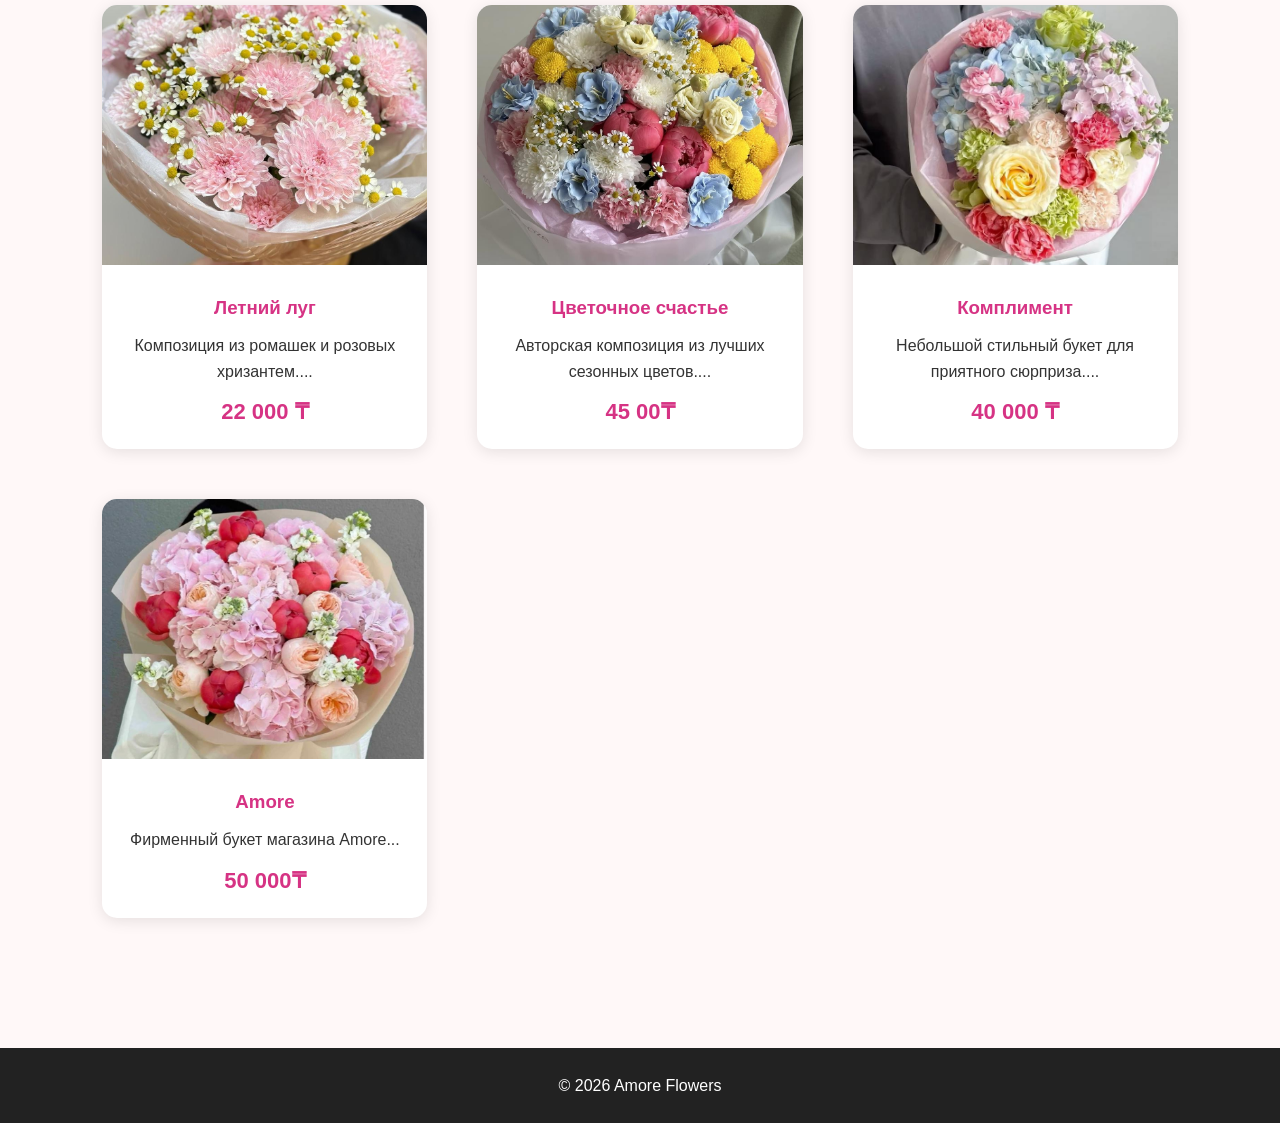
<file: catalog.htm>
<!DOCTYPE html>
<html lang="ru">
<head>
    <meta charset="UTF-8">
    <meta name="viewport" content="width=device-width, initial-scale=1.0">
    <title>Каталог | Amore</title>
    <link rel="stylesheet" href="style.css">
</head>
<body>

<header>
    <a href="index.html" class="logo">
    <img src="image/лого.png" alt="Amore Flowers">
    <span>Amore Flowers</span>
</a>
    <nav>
        <a href="index.html">Главная</a>
        <a href="catalog.htm">Каталог</a>
        <a href="about.html">О нас</a>
        <a href="delivery.html">Доставка</a>
        <a href="contacts.html">Контакты</a>
    </nav>
</header>

<section class="section">
    <h2 class="title">Каталог цветов</h2>

    <div class="search-box">
        <input type="text" id="searchInput" placeholder="Введите: роза, тюльпан, пион, лилия...">
        <button onclick="searchFlowers()">Найти</button>
    </div>

    <div class="categories">
        <button onclick="filterCategory('all')">Все</button>
        <button onclick="filterCategory('роза')">Розы</button>
        <button onclick="filterCategory('тюльпан')">Тюльпаны</button>
        <button onclick="filterCategory('пион')">Пионы</button>
        <button onclick="filterCategory('лилия')">Лилии</button>
        <button onclick="filterCategory('гортензия')">Гортензии</button>
        <button onclick="filterCategory('хризантема')">Хризантемы</button>
        <button onclick="filterCategory('букет')">Авторские букеты</button>
    </div>

    <div class="cards" id="cards"></div>
</section>

<div class="modal" id="flowerModal">
    <div class="modal-content">
        <span class="close" onclick="closeModal()">&times;</span>
        <h2 id="modalTitle"></h2>
        <p id="modalText"></p>
        <h3 id="modalPrice"></h3>
    </div>
</div>

<footer>
    © 2026 Amore Flowers
</footer>

<script src="script.js"></script>
</body>
</html>
</file>
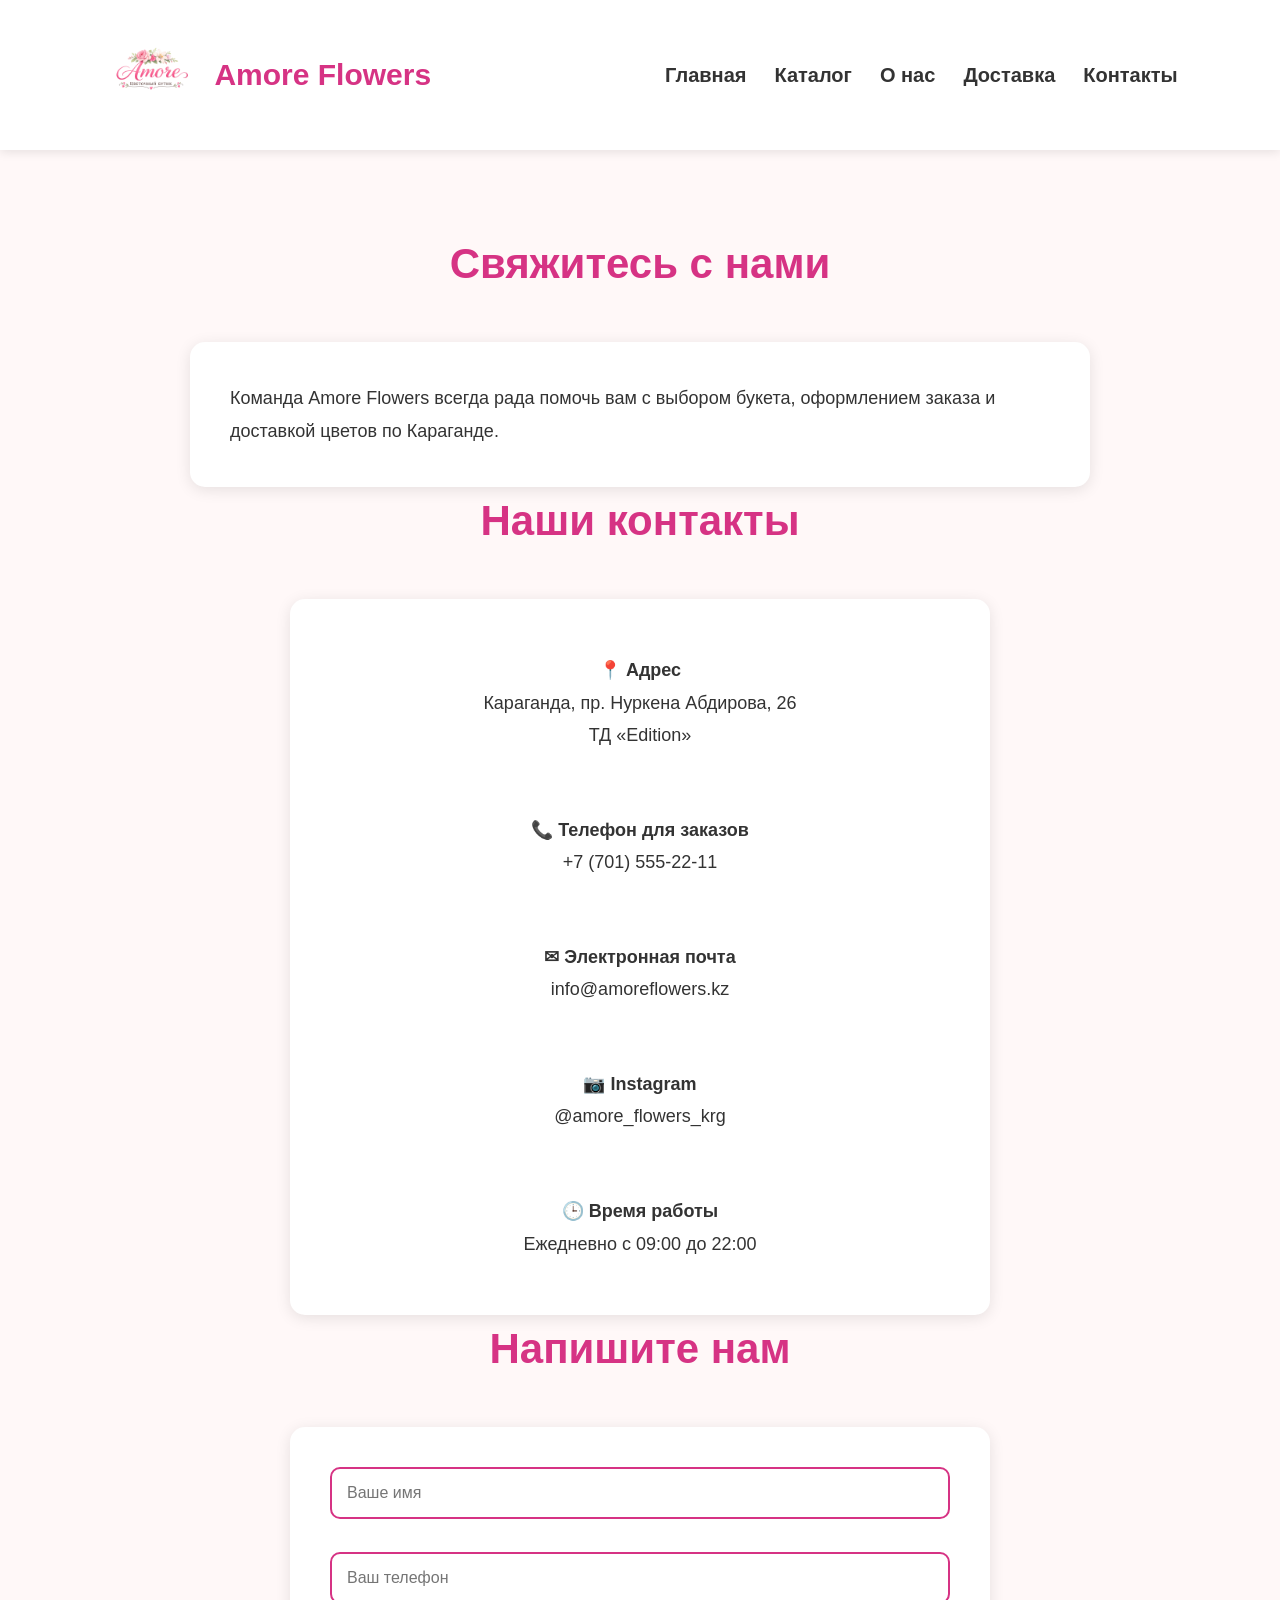
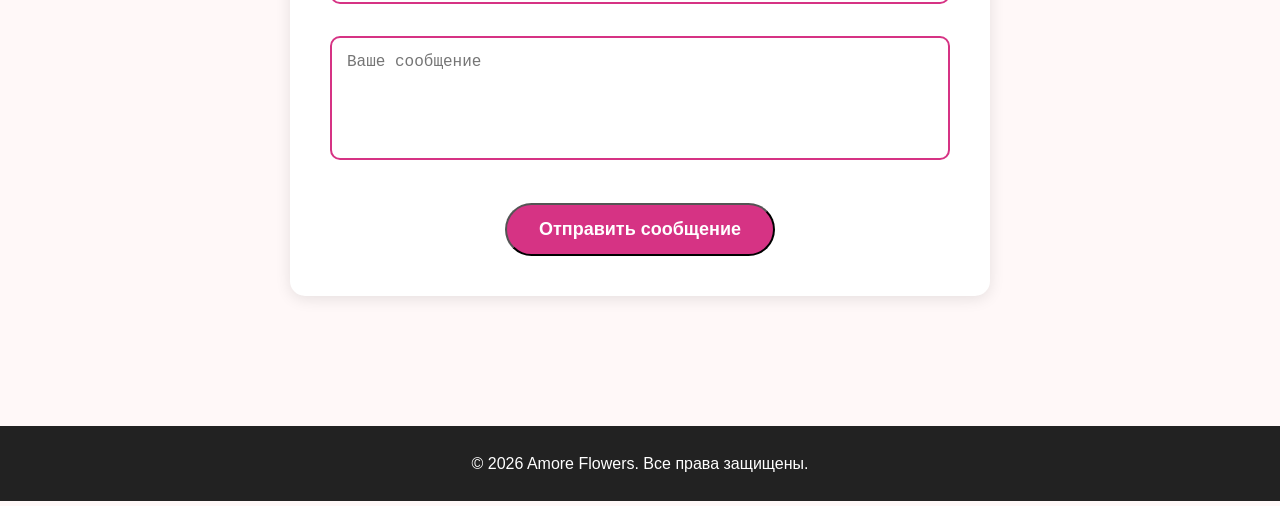
<file: contacts.html>
<!DOCTYPE html>
<html lang="ru">
<head>
    <meta charset="UTF-8">
    <meta name="viewport" content="width=device-width, initial-scale=1.0">
    <title>Контакты | Amore Flowers</title>
    <link rel="stylesheet" href="style.css">
</head>
<body>

<header>
    <a href="index.html" class="logo">
    <img src="image/лого.png" alt="Amore Flowers">
    <span>Amore Flowers</span>
</a>

    <nav>
        <a href="index.html">Главная</a>
        <a href="catalog.htm">Каталог</a>
        <a href="about.html">О нас</a>
        <a href="delivery.html">Доставка</a>
        <a href="contacts.html">Контакты</a>
    </nav>
</header>

<section class="section">

    <h2 class="title">Свяжитесь с нами</h2>

    <div class="about">
        <p>
            Команда Amore Flowers всегда рада помочь вам с выбором букета,
            оформлением заказа и доставкой цветов по Караганде.
        </p>
    </div>

    <h2 class="title">Наши контакты</h2>

    <div class="contacts">

        <p>
            <strong>📍 Адрес</strong><br>
            Караганда, пр. Нуркена Абдирова, 26<br>
            ТД «Edition»
        </p>

        <br>

        <p>
            <strong>📞 Телефон для заказов</strong><br>
            +7 (701) 555-22-11
        </p>

        <br>

        <p>
            <strong>✉ Электронная почта</strong><br>
            info@amoreflowers.kz
        </p>

        <br>

        <p>
            <strong>📷 Instagram</strong><br>
            @amore_flowers_krg
        </p>

        <br>

        <p>
            <strong>🕒 Время работы</strong><br>
            Ежедневно с 09:00 до 22:00
        </p>

    </div>

    <h2 class="title">Напишите нам</h2>

    <div class="contacts">
        <form>
            <input type="text" placeholder="Ваше имя" required>
            <br><br>

            <input type="tel" placeholder="Ваш телефон" required>
            <br><br>

            <textarea placeholder="Ваше сообщение" rows="5" required></textarea>
            <br><br>

            <button type="submit" class="btn">Отправить сообщение</button>
        </form>
    </div>

    

</section>

<footer>
    © 2026 Amore Flowers. Все права защищены.
</footer>

<script src="script.js"></script>

</body>
</html>
</file>
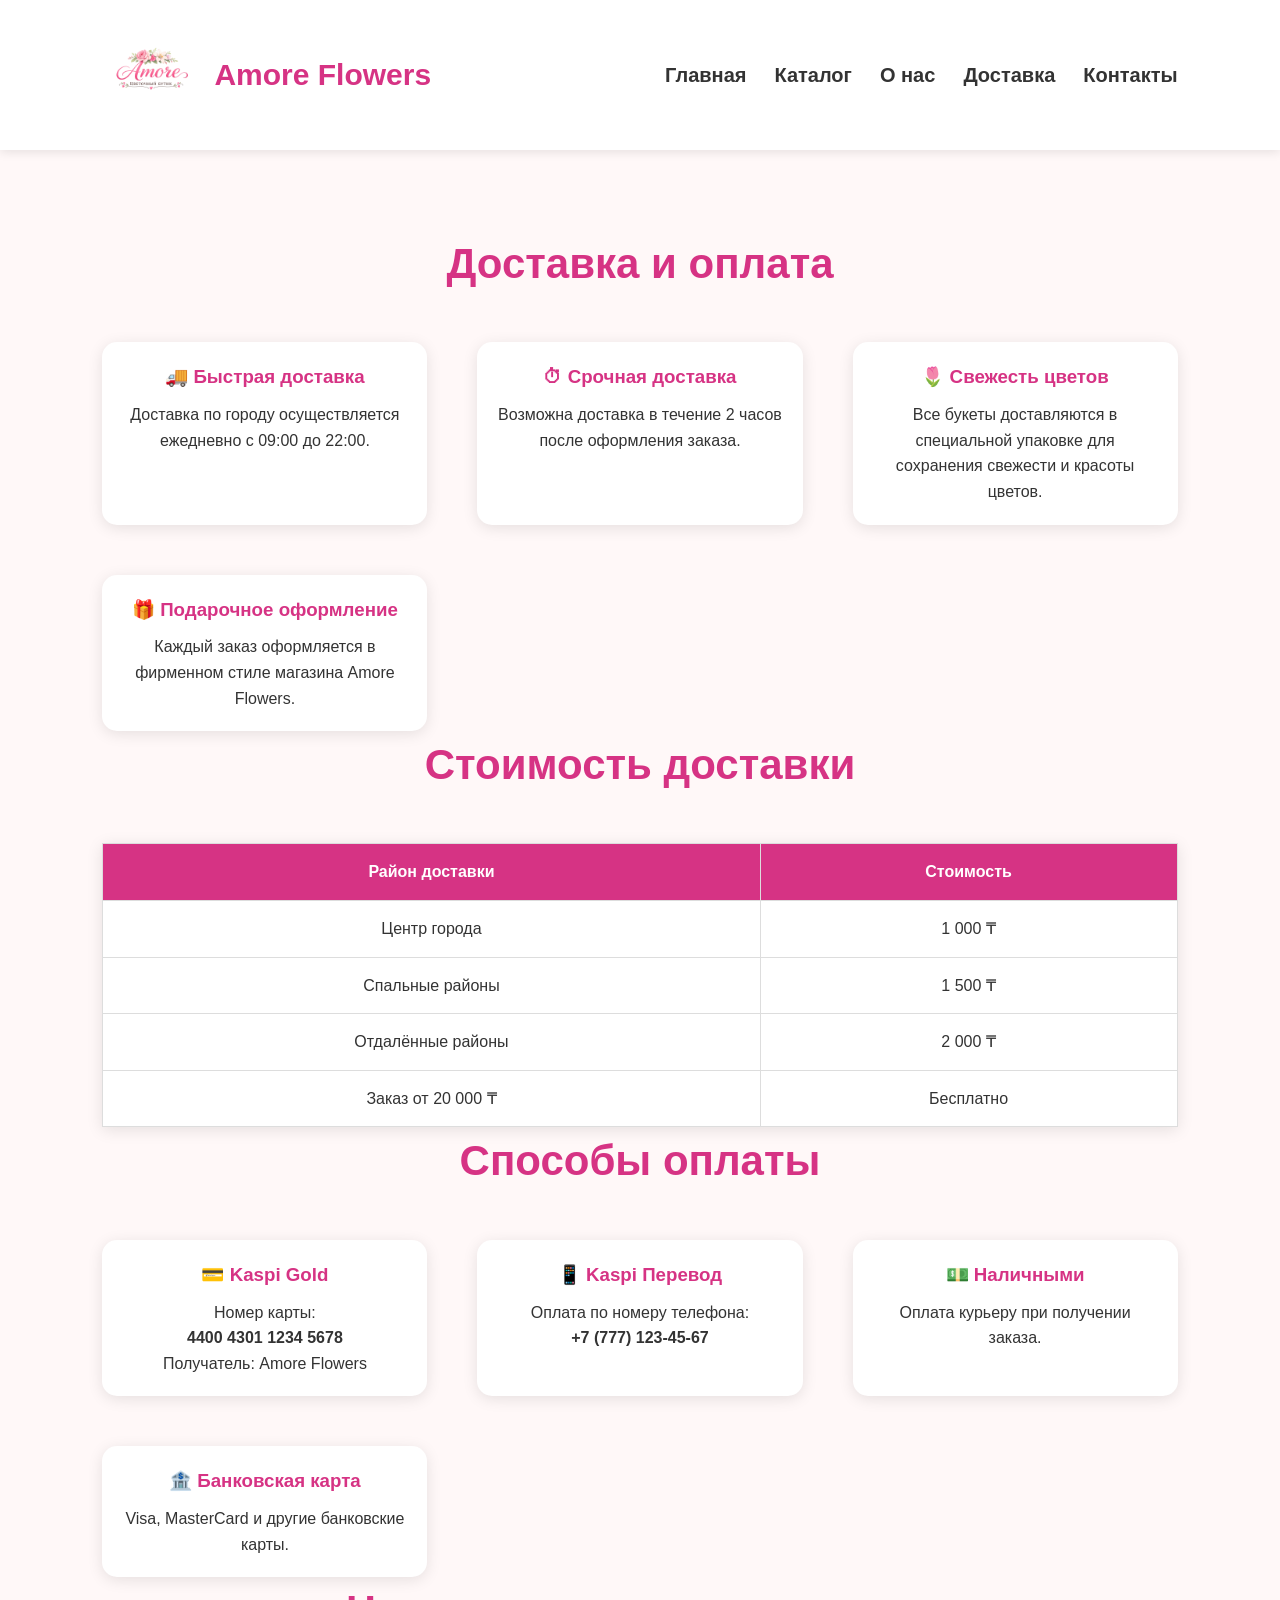
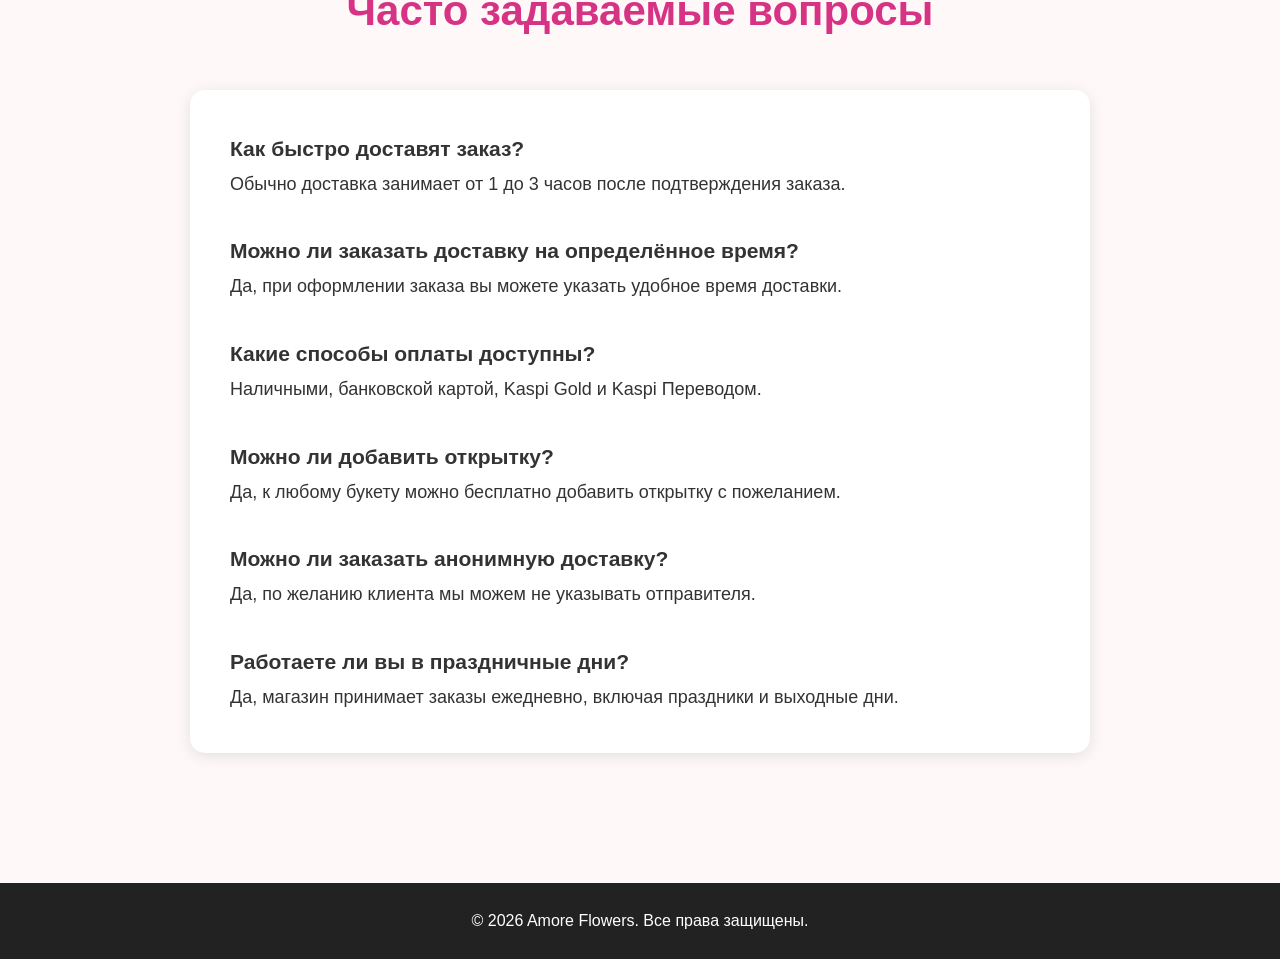
<file: delivery.html>
<!DOCTYPE html>
<html lang="ru">
<head>
    <meta charset="UTF-8">
    <meta name="viewport" content="width=device-width, initial-scale=1.0">
    <title>Доставка | Amore Flowers</title>
    <link rel="stylesheet" href="style.css">
</head>
<body>

<header>
    <a href="index.html" class="logo">
    <img src="image/лого.png" alt="Amore Flowers">
    <span>Amore Flowers</span>
</a>

    <nav>
        <a href="index.html">Главная</a>
        <a href="catalog.htm">Каталог</a>
        <a href="about.html">О нас</a>
        <a href="delivery.html">Доставка</a>
        <a href="contacts.html">Контакты</a>
    </nav>
</header>

<section class="section">

    <h2 class="title">Доставка и оплата</h2>

    <div class="cards">

        <div class="card">
            <div class="card-content">
                <h3>🚚 Быстрая доставка</h3>
                <p>Доставка по городу осуществляется ежедневно с 09:00 до 22:00.</p>
            </div>
        </div>

        <div class="card">
            <div class="card-content">
                <h3>⏱ Срочная доставка</h3>
                <p>Возможна доставка в течение 2 часов после оформления заказа.</p>
            </div>
        </div>

        <div class="card">
            <div class="card-content">
                <h3>🌷 Свежесть цветов</h3>
                <p>Все букеты доставляются в специальной упаковке для сохранения свежести и красоты цветов.</p>
            </div>
        </div>

        <div class="card">
            <div class="card-content">
                <h3>🎁 Подарочное оформление</h3>
                <p>Каждый заказ оформляется в фирменном стиле магазина Amore Flowers.</p>
            </div>
        </div>

    </div>

    <h2 class="title">Стоимость доставки</h2>

    <table class="delivery-table">

        <tr>
            <th>Район доставки</th>
            <th>Стоимость</th>
        </tr>

        <tr>
            <td>Центр города</td>
            <td>1 000 ₸</td>
        </tr>

        <tr>
            <td>Спальные районы</td>
            <td>1 500 ₸</td>
        </tr>

        <tr>
            <td>Отдалённые районы</td>
            <td>2 000 ₸</td>
        </tr>

        <tr>
            <td>Заказ от 20 000 ₸</td>
            <td>Бесплатно</td>
        </tr>

    </table>

    <h2 class="title">Способы оплаты</h2>

    <div class="cards">

        <div class="card">
            <div class="card-content">
                <h3>💳 Kaspi Gold</h3>
                <p>Номер карты:</p>
                <p><strong>4400 4301 1234 5678</strong></p>
                <p>Получатель: Amore Flowers</p>
            </div>
        </div>

        <div class="card">
            <div class="card-content">
                <h3>📱 Kaspi Перевод</h3>
                <p>Оплата по номеру телефона:</p>
                <p><strong>+7 (777) 123-45-67</strong></p>
            </div>
        </div>

        <div class="card">
            <div class="card-content">
                <h3>💵 Наличными</h3>
                <p>Оплата курьеру при получении заказа.</p>
            </div>
        </div>

        <div class="card">
            <div class="card-content">
                <h3>🏦 Банковская карта</h3>
                <p>Visa, MasterCard и другие банковские карты.</p>
            </div>
        </div>

    </div>

    <h2 class="title">Часто задаваемые вопросы</h2>

    <div class="about">

        <h3>Как быстро доставят заказ?</h3>
        <p>Обычно доставка занимает от 1 до 3 часов после подтверждения заказа.</p>

        <br>

        <h3>Можно ли заказать доставку на определённое время?</h3>
        <p>Да, при оформлении заказа вы можете указать удобное время доставки.</p>

        <br>

        <h3>Какие способы оплаты доступны?</h3>
        <p>Наличными, банковской картой, Kaspi Gold и Kaspi Переводом.</p>

        <br>

        <h3>Можно ли добавить открытку?</h3>
        <p>Да, к любому букету можно бесплатно добавить открытку с пожеланием.</p>

        <br>

        <h3>Можно ли заказать анонимную доставку?</h3>
        <p>Да, по желанию клиента мы можем не указывать отправителя.</p>

        <br>

        <h3>Работаете ли вы в праздничные дни?</h3>
        <p>Да, магазин принимает заказы ежедневно, включая праздники и выходные дни.</p>

    </div>

</section>

<footer>
    © 2026 Amore Flowers. Все права защищены.
</footer>

<script src="script.js"></script>

</body>
</html>
</file>
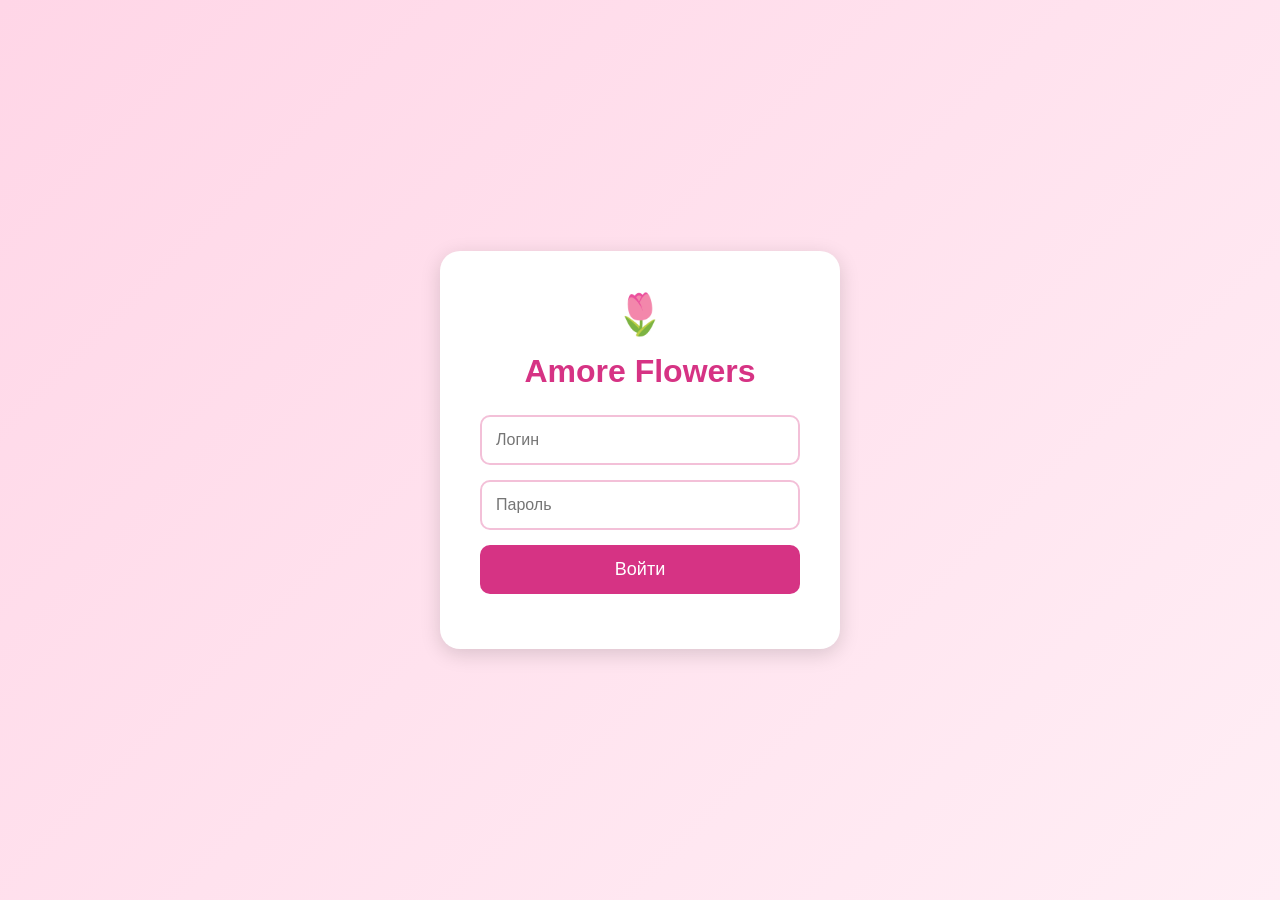
<file: login.html>
<!DOCTYPE html>
<html lang="ru">
<head>
<meta charset="UTF-8">
<meta name="viewport" content="width=device-width, initial-scale=1.0">
<title>Вход в админ-панель | Amore Flowers</title>

<style>

*{
    margin:0;
    padding:0;
    box-sizing:border-box;
    font-family:Arial,sans-serif;
}

body{
    height:100vh;
    display:flex;
    justify-content:center;
    align-items:center;
    background:linear-gradient(135deg,#ffd6e7,#ffeef5);
}

.login-box{
    width:400px;
    background:white;
    padding:40px;
    border-radius:20px;
    box-shadow:0 5px 20px rgba(0,0,0,0.15);
    text-align:center;
}

.logo{
    font-size:40px;
    margin-bottom:15px;
}

h1{
    color:#d63384;
    margin-bottom:25px;
}

input{
    width:100%;
    padding:14px;
    margin-bottom:15px;
    border:2px solid #f3c0d8;
    border-radius:10px;
    font-size:16px;
}

button{
    width:100%;
    padding:14px;
    background:#d63384;
    color:white;
    border:none;
    border-radius:10px;
    font-size:18px;
    cursor:pointer;
}

button:hover{
    background:#b8246d;
}

.error{
    color:red;
    margin-top:15px;
}

</style>
</head>

<body>

<div class="login-box">

    <div class="logo">🌷</div>

    <h1>Amore Flowers</h1>

    <input type="text" id="login" placeholder="Логин">

    <input type="password" id="password" placeholder="Пароль">

    <button onclick="checkLogin()">
        Войти
    </button>

    <p class="error" id="error"></p>

</div>

<script>

function checkLogin(){

    let login = document.getElementById("login").value;
    let password = document.getElementById("password").value;

    if(login === "admin" && password === "12345"){

        sessionStorage.setItem("admin","true");
window.location.href = "admin.html";
    }else{

        document.getElementById("error").innerHTML =
        "Неверный логин или пароль";

    }

}

</script>

</body>
</html>
</file>
<file: style.css>
*{
    margin:0;
    padding:0;
    box-sizing:border-box;
}

html{
    scroll-behavior:smooth;
}

body{
    font-family:Arial, sans-serif;
    background:#fff8f8;
    color:#333;
    line-height:1.6;
}

header{
    position:sticky;
    top:0;
    z-index:1000;
    background:white;
    padding:25px 8%;
    display:flex;
    justify-content:space-between;
    align-items:center;
    box-shadow:0 2px 10px rgba(0,0,0,0.1);
    transition:0.3s;
}

header.shrink{
    padding:12px 8%;
}

.logo{
    display:flex;
    align-items:center;
    gap:12px;
    text-decoration:none;
    color:#d63384;
    font-size:28px;
    font-weight:bold;
}

.logo img{
    width:100px;
    height:100px;
    object-fit:contain;
}

.logo span{
    font-size:30px;
    font-weight:700;
}

header.shrink .logo{
    font-size:28px;
}

nav{
    display:flex;
    gap:28px;
}

nav a{
    text-decoration:none;
    color:#333;
    font-size:20px;
    font-weight:700;
    transition:0.3s;
}

header.shrink nav a{
    font-size:17px;
}

nav a:hover{
    color:#d63384;
}

.hero{
    min-height:80vh;
    display:flex;
    justify-content:center;
    align-items:center;
    flex-direction:column;
    text-align:center;
    padding:40px;
    background:linear-gradient(rgba(0,0,0,.4),rgba(0,0,0,.4)),
    url("https://images.unsplash.com/photo-1520763185298-1b434c919102");
    background-size:cover;
    background-position:center;
    color:white;
}

.hero h1{
    font-size:64px;
    margin-bottom:15px;
}

.hero p{
    font-size:22px;
    margin-bottom:25px;
}

.btn{
    display:inline-block;
    padding:14px 32px;
    background:#d63384;
    color:white;
    text-decoration:none;
    border-radius:30px;
    font-size:18px;
    font-weight:bold;
    transition:0.3s;
}

.btn:hover{
    background:#b8226c;
    transform:translateY(-3px);
}

.section{
    padding:80px 8%;
}

.title{
    text-align:center;
    color:#d63384;
    font-size:42px;
    margin-bottom:45px;
}

.search-box{
    max-width:750px;
    margin:0 auto 45px;
    display:flex;
    gap:12px;
}

.search-box input{
    width:100%;
    padding:16px 22px;
    border:2px solid #d63384;
    border-radius:30px;
    font-size:18px;
    outline:none;
}

.search-box button{
    padding:16px 32px;
    border:none;
    background:#d63384;
    color:white;
    border-radius:30px;
    font-size:18px;
    font-weight:bold;
    cursor:pointer;
    transition:0.3s;
}

.search-box button:hover{
    background:#b8226c;
}

.cards{
    display:grid;
    grid-template-columns:repeat(auto-fit,minmax(280px,1fr));
    gap:50px;
    margin-top:40px;
}

.card{
    background:white;
    border-radius:15px;
    overflow:hidden;
    box-shadow:0 3px 15px rgba(0,0,0,.1);
    transition:0.3s;
}

.card:hover{
    transform:translateY(-10px);
}

.card img{
    width:100%;
    height:260px;
    object-fit:cover;
}

.card-content{
    padding:20px;
    text-align:center;
}

.card-content h3{
    color:#d63384;
    margin-bottom:10px;
}

.price{
    color:#d63384;
    font-size:22px;
    font-weight:bold;
    margin-top:10px;
}

.about,
.delivery,
.contacts{
    max-width:900px;
    margin:auto;
    background:white;
    padding:40px;
    border-radius:15px;
    box-shadow:0 3px 15px rgba(0,0,0,.1);
    font-size:18px;
    line-height:1.8;
}

.contacts{
    max-width:700px;
    text-align:center;
}

.contacts p{
    margin:15px 0;
}

.delivery p{
    margin:10px 0;
}

footer{
    background:#222;
    color:white;
    text-align:center;
    padding:25px;
    margin-top:50px;
}

@media(max-width:768px){
    header{
        flex-direction:column;
        gap:15px;
        padding:18px 5%;
    }

    nav{
        flex-wrap:wrap;
        justify-content:center;
        gap:15px;
    }

    nav a{
        font-size:17px;
    }

    .hero h1{
        font-size:42px;
    }

    .hero p{
        font-size:18px;
    }

    .title{
        font-size:32px;
    }

    .section{
        padding:55px 5%;
    }

    .search-box{
        flex-direction:column;
    }
}
.categories{
    display:flex;
    justify-content:center;
    flex-wrap:wrap;
    gap:15px;
    margin-bottom:40px;
}

.categories button{
    padding:12px 25px;
    border:none;
    background:#f8d7e5;
    color:#d63384;
    border-radius:30px;
    font-size:17px;
    font-weight:bold;
    cursor:pointer;
    transition:0.3s;
}

.categories button:hover{
    background:#d63384;
    color:white;
}

.modal{
    display:none;
    position:fixed;
    z-index:2000;
    left:0;
    top:0;
    width:100%;
    height:100%;
    background:rgba(0,0,0,0.5);
}

.modal-content{
    background:white;
    width:90%;
    max-width:500px;
    margin:120px auto;
    padding:35px;
    border-radius:20px;
    text-align:center;
    box-shadow:0 5px 20px rgba(0,0,0,0.3);
}

.modal-content h2{
    color:#d63384;
    margin-bottom:20px;
}

.modal-content p{
    font-size:18px;
    margin-bottom:20px;
}

.modal-content h3{
    color:#d63384;
    font-size:24px;
}

.close{
    float:right;
    font-size:30px;
    cursor:pointer;
    color:#d63384;
}

form input,
form textarea{
    width:100%;
    padding:15px;
    border:2px solid #d63384;
    border-radius:10px;
    font-size:16px;
    outline:none;
}

form textarea{
    resize:none;
}

.delivery-table{
    width:100%;
    border-collapse:collapse;
    background:white;
    margin-top:30px;
    box-shadow:0 3px 15px rgba(0,0,0,0.1);
}

.delivery-table th,
.delivery-table td{
    border:1px solid #ddd;
    padding:15px;
    text-align:center;
}

.delivery-table th{
    background:#d63384;
    color:white;
}

.logout-btn{
    background:#d63384;
    color:white;
    border:none;
    padding:10px 15px;
    border-radius:8px;
    cursor:pointer;
}
</file>
